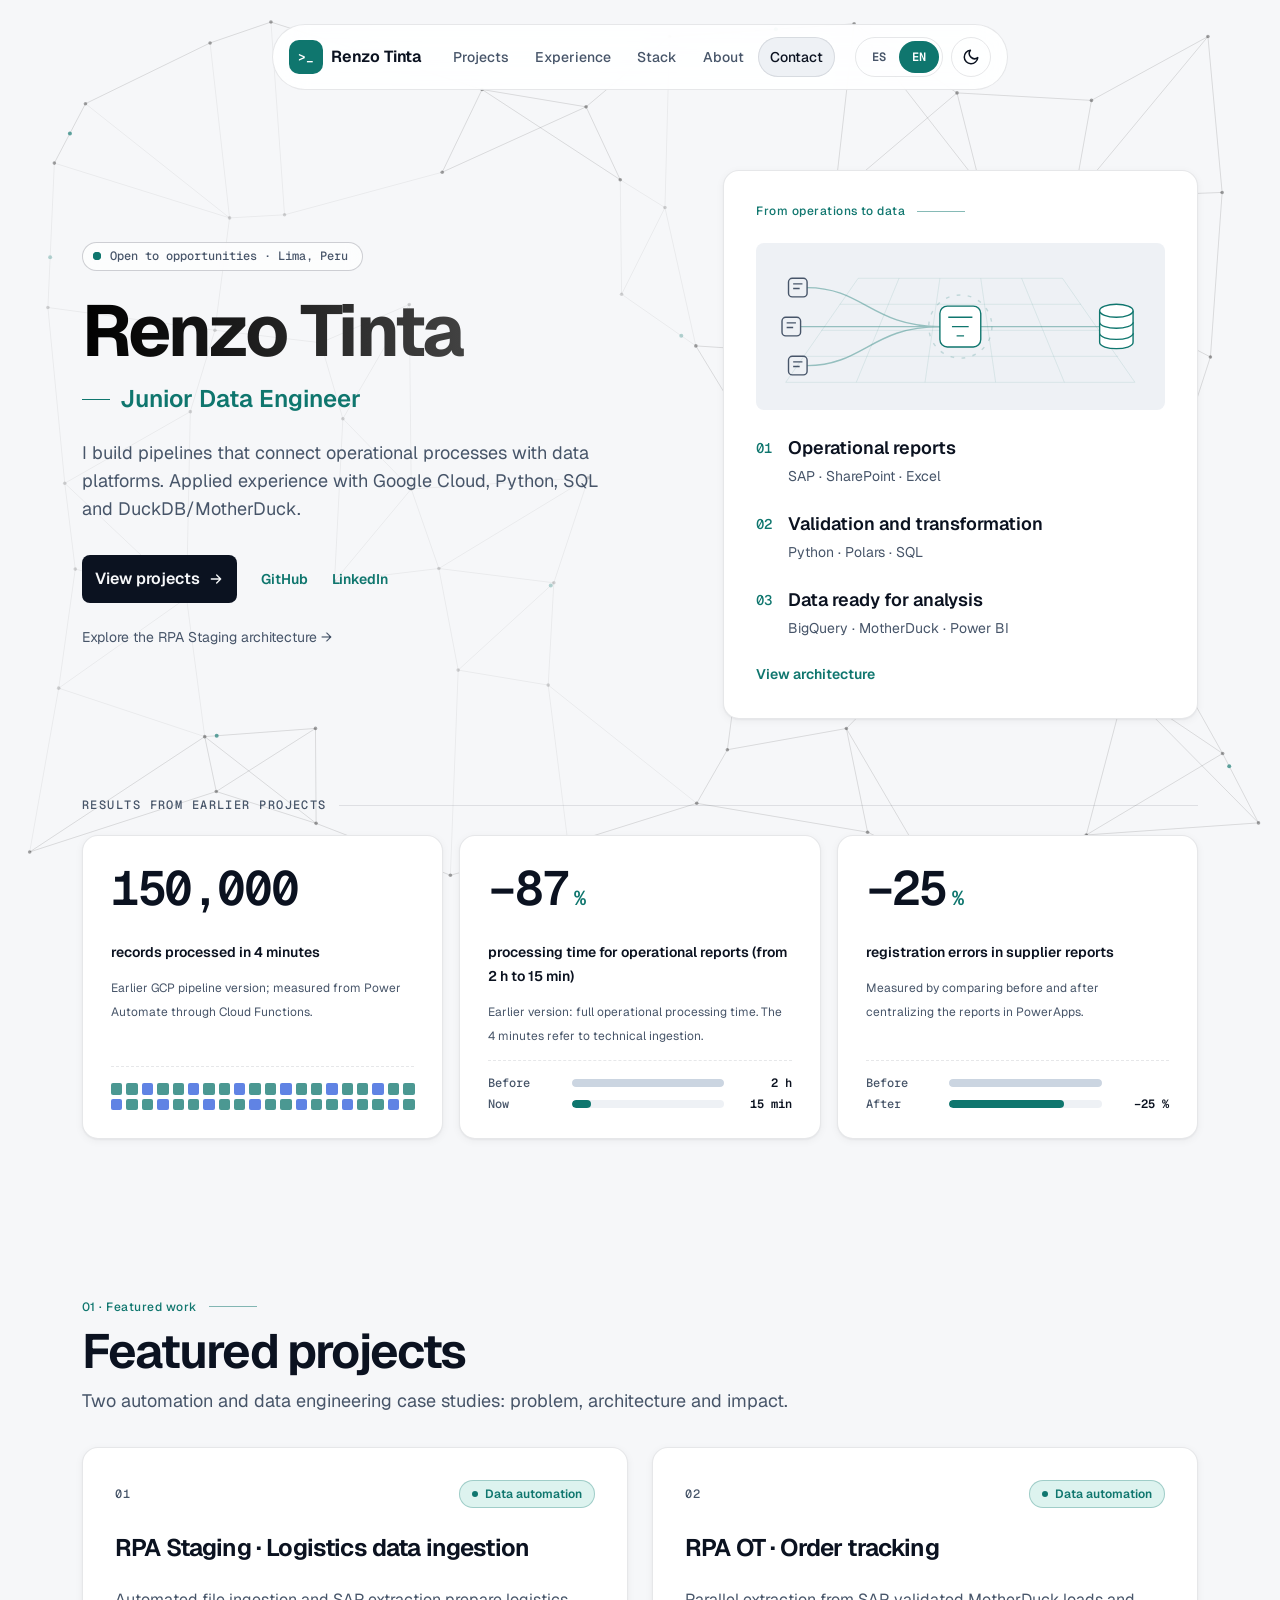
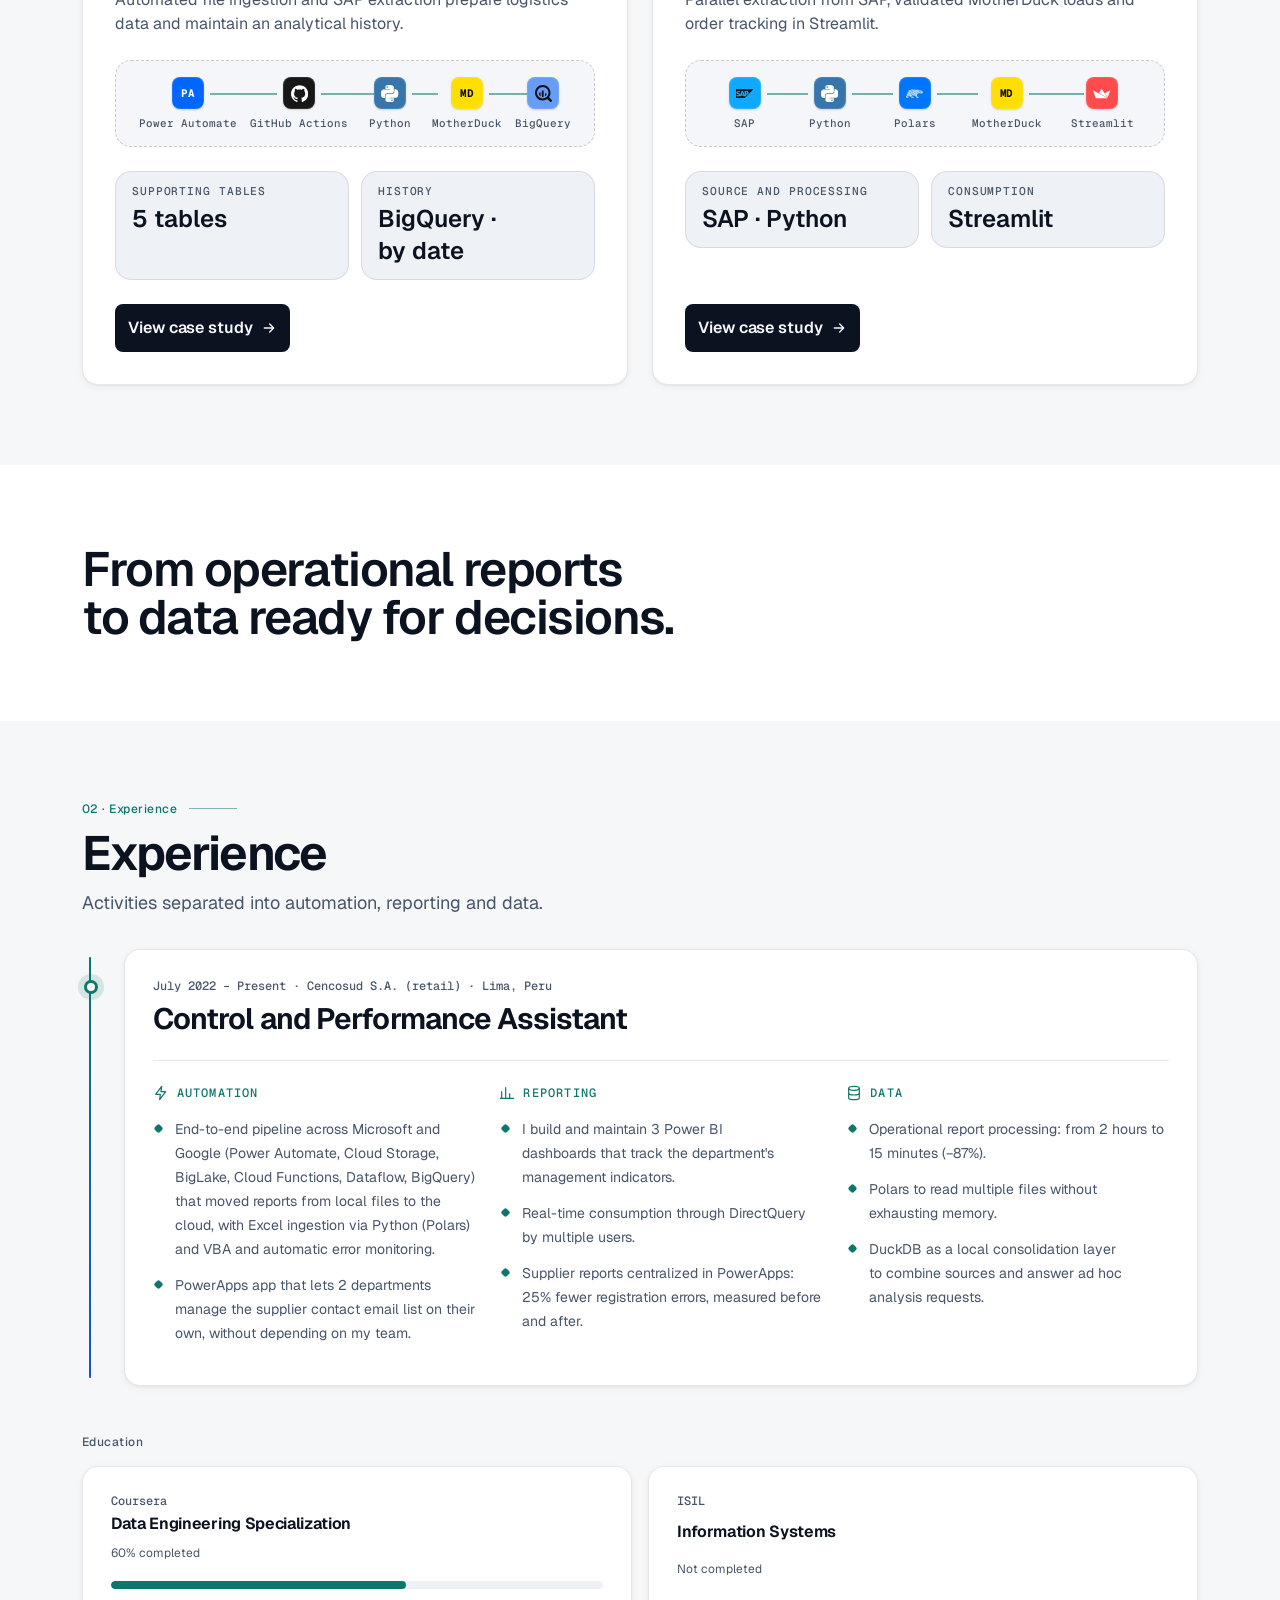
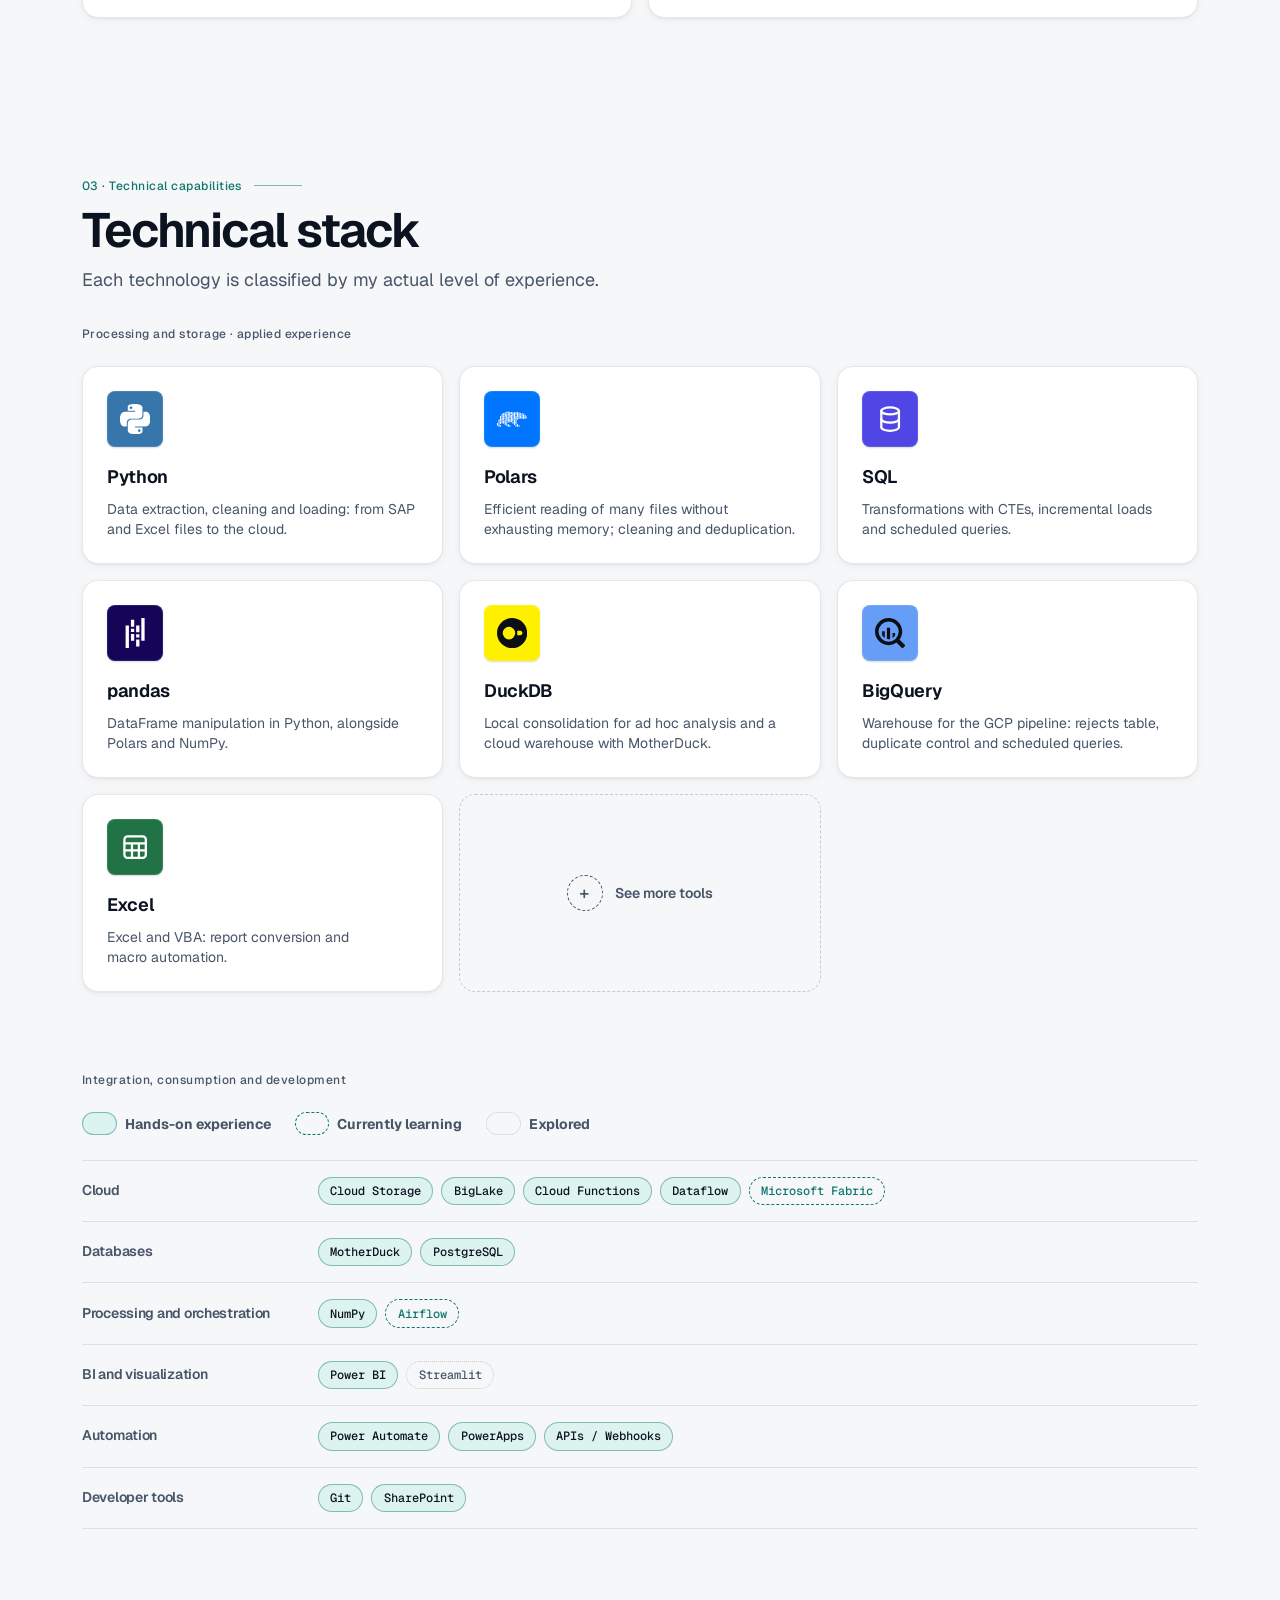
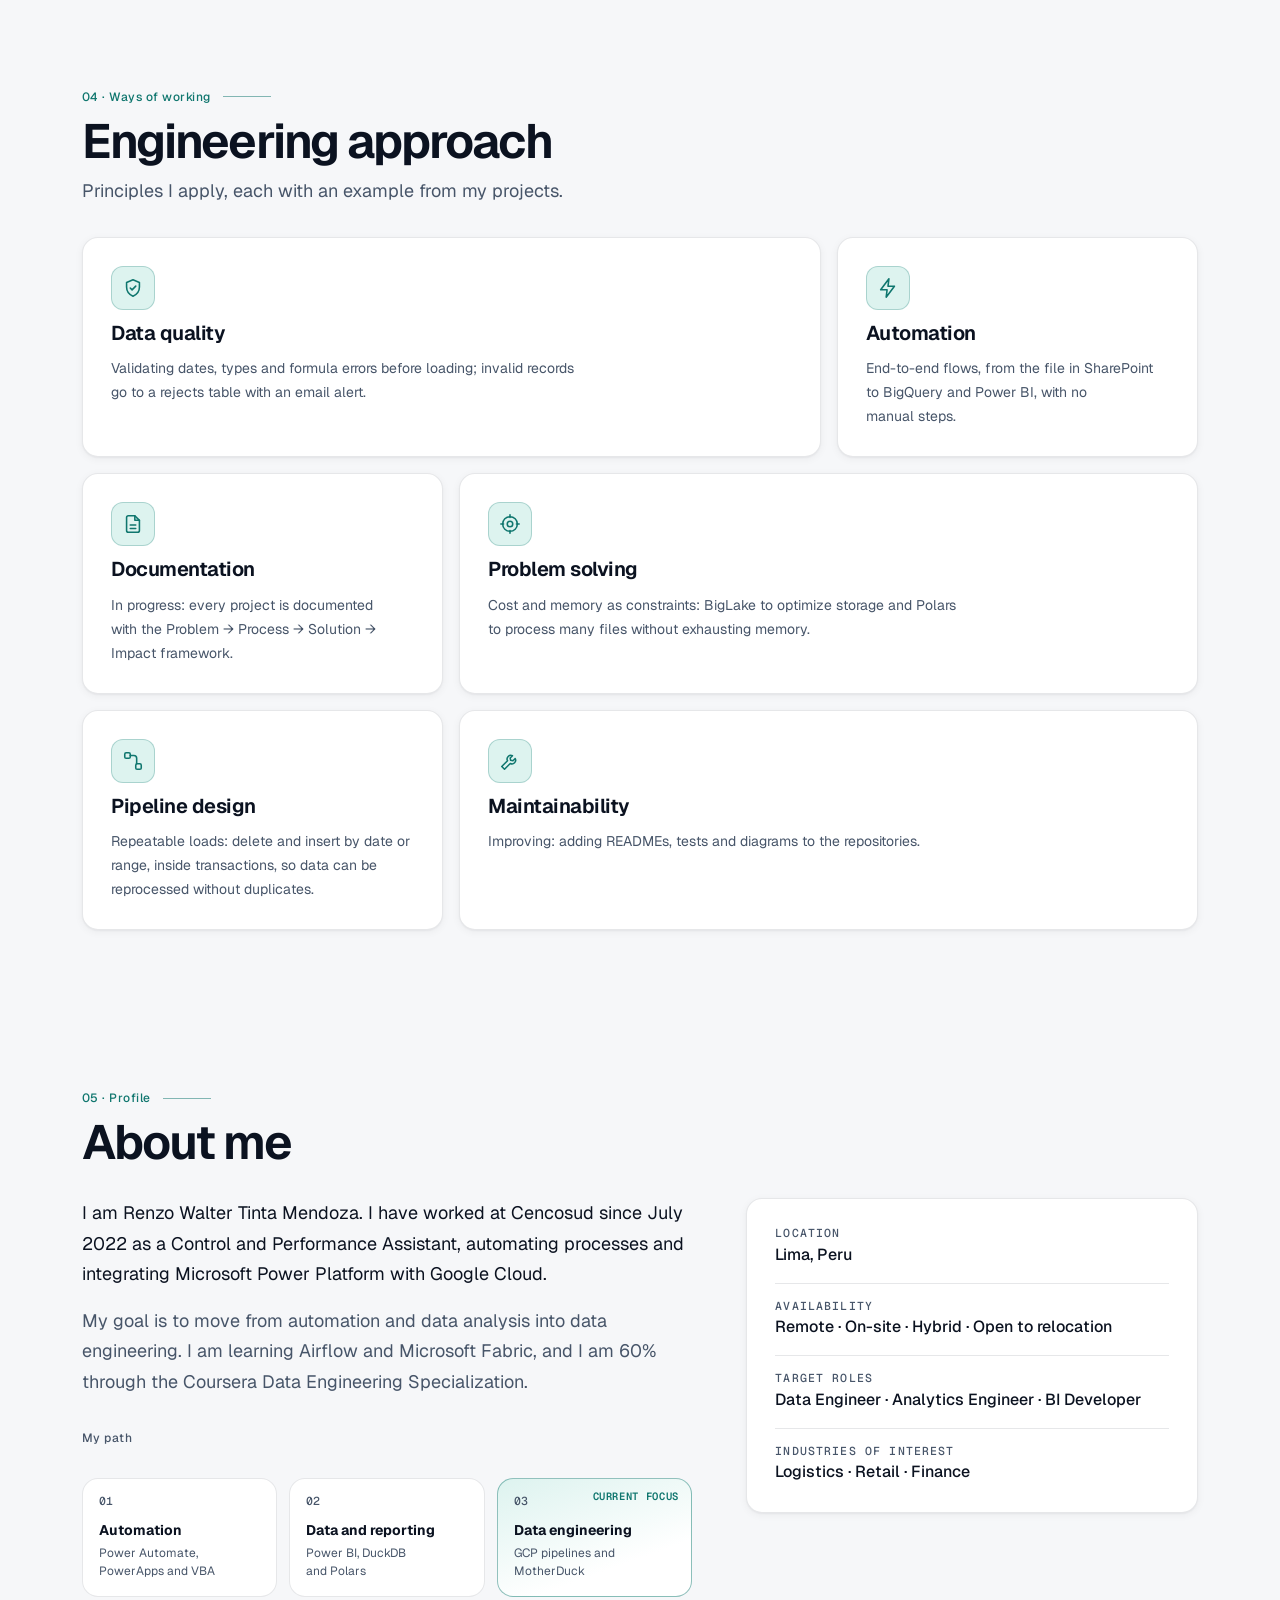
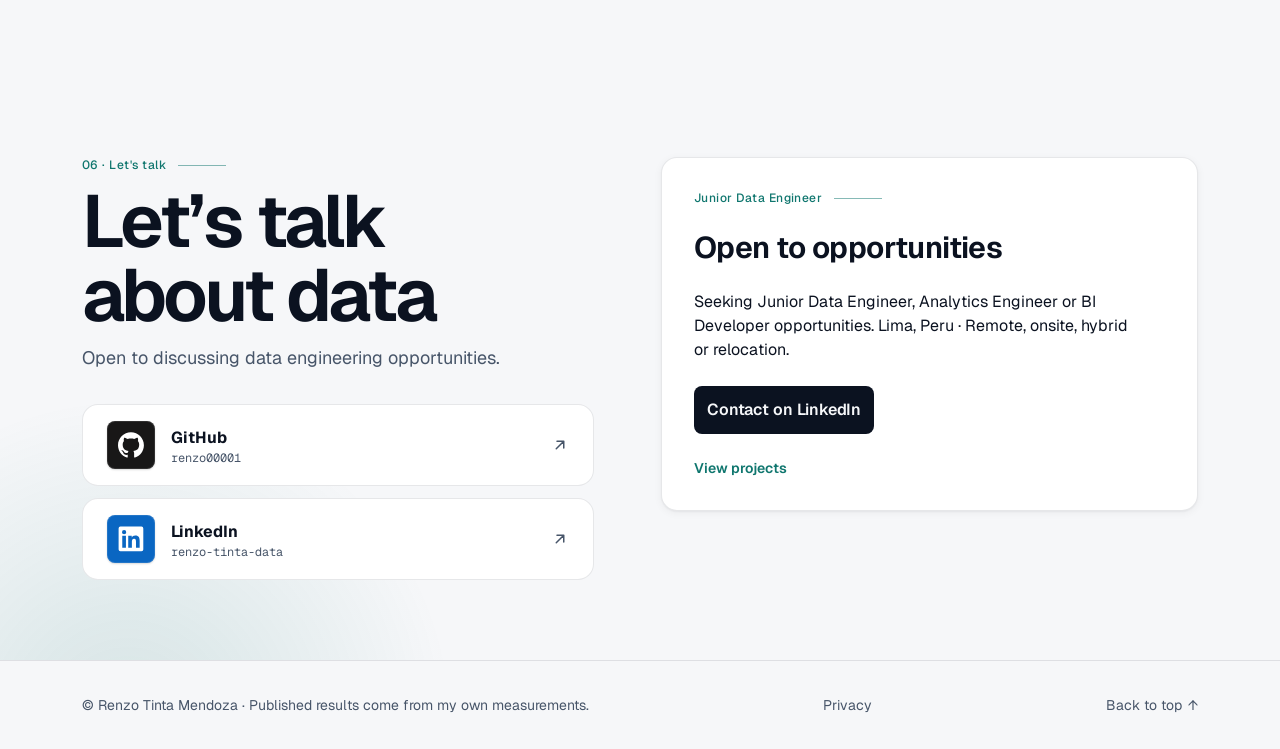
<file: index.html>
<!DOCTYPE html>
<html lang="es">
<head>
<meta charset="utf-8">
<meta name="viewport" content="width=device-width, initial-scale=1">
<title>Renzo Tinta · Junior Data Engineer</title>
<meta name="description" content="Portafolio de Renzo Tinta, Junior Data Engineer: pipelines en GCP, plataforma de datos con DuckDB/MotherDuck y automatización con Power Platform.">
<meta property="og:type" content="website">
<meta property="og:title" content="Renzo Tinta · Junior Data Engineer">
<meta property="og:description" content="Portafolio de Renzo Tinta, Junior Data Engineer: pipelines en GCP, plataforma de datos con DuckDB/MotherDuck y automatización con Power Platform.">
<meta property="og:image" content="assets/images/social-card.png">
<meta property="og:image:width" content="1200">
<meta property="og:image:height" content="630">
<meta property="og:image:alt" content="Renzo Tinta · Junior Data Engineer · Pipelines en producción">
<meta name="twitter:card" content="summary_large_image">
<meta name="color-scheme" content="light dark">
<meta name="theme-color" content="#181818" media="(prefers-color-scheme: dark)">
<meta name="theme-color" content="#F6F7F9" media="(prefers-color-scheme: light)">
<script>
  (function () {
    var d = document.documentElement; d.classList.add("js");
    try { var t = localStorage.getItem("theme"); if (t === "light" || t === "dark") d.dataset.theme = t; } catch (e) {}
    if (!matchMedia("(prefers-reduced-motion: reduce)").matches) {
      d.classList.add("motion");
      setTimeout(function () { if (!window.__motionReady) d.classList.remove("motion"); }, 2500);
    }
  })();
</script>
<link rel="icon" href="data:image/svg+xml,%3Csvg xmlns='http://www.w3.org/2000/svg' viewBox='0 0 32 32'%3E%3Crect width='32' height='32' rx='9' fill='%230F766E'/%3E%3Ctext x='16' y='21' text-anchor='middle' font-family='monospace' font-size='14' font-weight='700' fill='white'%3E%3E_%3C/text%3E%3C/svg%3E">
<link rel="preconnect" href="https://fonts.googleapis.com">
<link rel="preconnect" href="https://fonts.gstatic.com" crossorigin>
<link rel="stylesheet" href="https://fonts.googleapis.com/css2?family=Geist:wght@400..700&family=Geist+Mono:wght@400..600&display=swap">
<link rel="stylesheet" href="assets/css/styles.css">
<link rel="stylesheet" href="assets/css/refinements.css">
<link rel="stylesheet" href="assets/css/data-motion.css">
<link rel="stylesheet" href="assets/css/ambient-network.css">
</head>
<body>
<a class="skip-link" href="#main" data-i18n="skip">Saltar al contenido</a>
<div class="progress" aria-hidden="true"><span></span></div>

<header class="site-header" id="site-header">
  <div class="container header-inner">
    <a class="brand" href="#top"><span class="brand-mark" aria-hidden="true">&gt;_</span><span data-i18n="brand">Renzo Tinta</span></a>
    <nav class="nav" id="site-nav" aria-label="Principal" data-i18n-aria="nav_label" data-spy>
      <span class="nav-indicator" aria-hidden="true"></span>
      <a href="#projects" data-i18n="nav_projects">Proyectos</a>
      <a href="#experience" data-i18n="nav_experience">Experiencia</a>
      <a href="#stack" data-i18n="nav_stack">Stack</a>
      <a href="#about" data-i18n="nav_about">Sobre mí</a>
      <a href="#contact" data-i18n="nav_contact">Contacto</a>
    </nav>
    <div class="controls">
      <div class="seg" role="group" aria-label="Idioma" data-i18n-aria="lang_label" data-active="es">
        <span class="seg-thumb" aria-hidden="true"></span>
        <button type="button" data-lang="es" aria-pressed="true" lang="es">ES</button>
        <button type="button" data-lang="en" aria-pressed="false" lang="en">EN</button>
      </div>
      <button type="button" class="icon-btn theme-btn" id="theme" aria-label="Cambiar tema" data-i18n-aria="theme_label">
        <svg class="i-sun" width="18" height="18" viewBox="0 0 24 24" fill="none" stroke="currentColor" stroke-width="2" stroke-linecap="round" aria-hidden="true"><circle cx="12" cy="12" r="4"/><path d="M12 2v2M12 20v2M4.9 4.9l1.4 1.4M17.7 17.7l1.4 1.4M2 12h2M20 12h2M4.9 19.1l1.4-1.4M17.7 6.3l1.4-1.4"/></svg>
        <svg class="i-moon" width="18" height="18" viewBox="0 0 24 24" fill="none" stroke="currentColor" stroke-width="2" stroke-linecap="round" stroke-linejoin="round" aria-hidden="true"><path d="M21 12.8A9 9 0 1 1 11.2 3a7 7 0 0 0 9.8 9.8z"/></svg>
      </button>
      <button type="button" class="icon-btn menu-btn" id="menu-btn" aria-expanded="false" aria-controls="site-nav" aria-label="Abrir menú"><span aria-hidden="true"></span></button>
    </div>
  </div>
</header>

<main id="main">

  <!-- HERO -->
  <section class="hero" id="top" aria-labelledby="hero-title">
    <div class="hero-grid-bg" aria-hidden="true"></div>
    <div class="container hero-inner">
      <div class="hero-copy">
        <p class="status-pill" data-reveal="hero"><span class="pulse" aria-hidden="true"></span><span data-i18n="hero_status">Abierto a oportunidades · Lima, Perú</span></p>
        <h1 class="hero-title" id="hero-title" data-i18n="hero_name">Renzo Tinta</h1>
        <p class="hero-role" data-reveal="hero"><span class="role-tag" data-i18n="hero_role">Junior Data Engineer</span></p>
        <p class="hero-lead" data-reveal="hero" data-i18n="hero_lead">Construyo pipelines que conectan procesos operativos con plataformas de datos. Experiencia aplicada en Google Cloud, Python, SQL y DuckDB/MotherDuck.</p>
        <div class="hero-actions" data-reveal="hero">
          <a class="btn btn--primary" href="#projects" ><span data-i18n="cta_projects">Ver proyectos</span><svg class="arrow" viewBox="0 0 24 24" fill="none" stroke="currentColor" stroke-width="2" stroke-linecap="round" stroke-linejoin="round" aria-hidden="true"><path d="M5 12h14M13 6l6 6-6 6"/></svg></a>
          <a class="text-link" href="https://github.com/renzo00001" target="_blank" rel="noopener"><span class="tile tile--xs" data-icon="github"></span>GitHub</a>
          <a class="text-link" href="https://www.linkedin.com/in/renzo-tinta-data/" target="_blank" rel="noopener"><span class="tile tile--xs" data-icon="linkedin"></span>LinkedIn</a>
        </div>
        <a class="hero-proof" href="projects/gcp-pipeline.html#architecture" data-i18n="hero_proof">Explorar la arquitectura de RPA Staging →</a>
      </div>

      <div class="pipeline-preview card" data-reveal="hero">
        <p class="section-index" data-i18n="visual_label">De la operación al dato</p>
        <ol class="preview-steps">
          <li><span class="preview-number">01</span><div><strong data-i18n="visual_input">Reportes operativos</strong><p>SAP · SharePoint · Excel</p></div></li>
          <li><span class="preview-number">02</span><div><strong data-i18n="visual_process">Validación y transformación</strong><p>Python · Polars · SQL</p></div></li>
          <li><span class="preview-number">03</span><div><strong data-i18n="visual_output">Datos listos para analizar</strong><p>BigQuery · MotherDuck · Power BI</p></div></li>
        </ol>
        <a class="text-link" href="projects/gcp-pipeline.html" data-i18n="p_arch">Ver arquitectura</a>
      </div>
    </div>
    <a class="scroll-cue" href="#results"><span data-i18n="scroll_cue">Explorar</span><i aria-hidden="true"></i></a>
  </section>

  <!-- RESULTADOS DE PROYECTOS ANTERIORES -->
  <section class="kpis" id="results" aria-labelledby="kpis-title">
    <div class="container">
      <h2 class="kpis-head" id="kpis-title" data-i18n="kpi_label">Resultados de proyectos anteriores</h2>
      <div class="kpi-grid" data-stagger>
        <article class="card kpi" >
          <p class="kpi-num"><span class="sr-only">150,000</span><span data-count="150000" aria-hidden="true">150,000</span></p>
          <p class="kpi-label" data-i18n="kpi1_l">registros procesados en 4 minutos</p>
          <p class="kpi-note" data-i18n="kpi1_c">Versión anterior del pipeline en GCP; medido desde Power Automate hasta el fin en Cloud Functions.</p>
          <div class="kpi-viz" aria-hidden="true">
            <div class="dots"><i></i><i></i><i></i><i></i><i></i><i></i><i></i><i></i><i></i><i></i><i></i><i></i><i></i><i></i><i></i><i></i><i></i><i></i><i></i><i></i><i></i><i></i><i></i><i></i><i></i><i></i><i></i><i></i><i></i><i></i><i></i><i></i><i></i><i></i><i></i><i></i><i></i><i></i><i></i><i></i></div>
          </div>
        </article>
        <article class="card kpi" >
          <p class="kpi-num">−87<small>%</small></p>
          <p class="kpi-label" data-i18n="kpi2_l">tiempo de procesamiento de reportes operativos (de 2 h a 15 min)</p>
          <p class="kpi-note" data-i18n="kpi2_c">Versión anterior: tiempo del proceso operativo completo. Los 4 minutos corresponden al tramo técnico de ingesta.</p>
          <div class="kpi-viz" aria-hidden="true">
            <div class="bar-row"><span data-i18n="kpi_before">Antes</span><span class="bar"><i style="--w:100%" data-bar></i></span><b>2 h</b></div>
            <div class="bar-row"><span data-i18n="kpi_now">Ahora</span><span class="bar bar--accent"><i style="--w:12.5%" data-bar data-delay=".25"></i></span><b>15 min</b></div>
          </div>
        </article>
        <article class="card kpi" >
          <p class="kpi-num">−25<small>%</small></p>
          <p class="kpi-label" data-i18n="kpi3_l">errores de registro en reportes de proveedores</p>
          <p class="kpi-note" data-i18n="kpi3_c">Medido comparando antes y después de centralizar los reportes en PowerApps.</p>
          <div class="kpi-viz" aria-hidden="true">
            <div class="bar-row"><span data-i18n="kpi_before">Antes</span><span class="bar"><i style="--w:100%" data-bar></i></span><b></b></div>
            <div class="bar-row"><span data-i18n="kpi_after">Después</span><span class="bar bar--accent"><i style="--w:75%" data-bar data-delay=".25"></i></span><b>−25 %</b></div>
          </div>
        </article>
      </div>
    </div>
  </section>

  <!-- 03 PROYECTOS -->
  <section class="section" id="projects" aria-labelledby="projects-title">
    <div class="container">
      <header class="section-head" data-reveal>
        <p class="section-index" data-i18n="proj_eyebrow">01 · Trabajo destacado</p>
        <h2 id="projects-title" data-i18n="proj_title">Proyectos destacados</h2>
        <p data-i18n="proj_intro">Dos casos de automatización e ingeniería de datos: problema, arquitectura e impacto.</p>
      </header>
      <div class="projects-grid" data-stagger>
        <article class="card project-card" aria-labelledby="pa-title"><div class="project-top"><span class="project-index">01</span><span class="badge badge--ok" data-i18n="project_tag">Automatización de datos</span></div><h3 id="pa-title"><a href="projects/gcp-pipeline.html" data-i18n="pa_title">RPA Staging · Ingesta y datos logísticos</a></h3><p data-i18n="pa_sum">Ingesta automática de archivos y extracción SAP para preparar datos logísticos y conservar un histórico analítico.</p><ol class="chain" aria-label="Flujo del proyecto" data-i18n-aria="pa_chain_label"><li><span class="tile tile--sm" data-icon="powerautomate"></span><span class="chain-label">Power Automate</span></li><li><span class="tile tile--sm" data-icon="github"></span><span class="chain-label">GitHub Actions</span></li><li><span class="tile tile--sm" data-icon="python"></span><span class="chain-label">Python</span></li><li><span class="tile tile--sm" data-icon="motherduck"></span><span class="chain-label">MotherDuck</span></li><li><span class="tile tile--sm" data-icon="bigquery"></span><span class="chain-label">BigQuery</span></li></ol><dl class="project-metrics"><div><dt data-i18n="pa_m1_t">Tablas de soporte</dt><dd data-i18n="pa_m1_v">5 tablas</dd></div><div><dt data-i18n="pa_m2_t">Histórico</dt><dd data-i18n="pa_m2_v">BigQuery · por fecha</dd></div></dl><a class="btn btn--primary" href="projects/gcp-pipeline.html"><span data-i18n="p_case">Ver caso de estudio</span><svg class="arrow" viewBox="0 0 24 24" fill="none" stroke="currentColor" stroke-width="2" stroke-linecap="round" stroke-linejoin="round" aria-hidden="true"><path d="M5 12h14M13 6l6 6-6 6"/></svg></a></article>

        <article class="card project-card" aria-labelledby="pb-title"><div class="project-top"><span class="project-index">02</span><span class="badge badge--ok" data-i18n="project_tag">Automatización de datos</span></div><h3 id="pb-title"><a href="projects/sap-motherduck-pipeline.html" data-i18n="pb_title">RPA OT · Seguimiento de órdenes</a></h3><p data-i18n="pb_sum">Extracción paralela desde SAP, cargas validadas en MotherDuck y seguimiento de órdenes en Streamlit.</p><ol class="chain" aria-label="Flujo del proyecto" data-i18n-aria="pa_chain_label"><li><span class="tile tile--sm" data-icon="sap"></span><span class="chain-label">SAP</span></li><li><span class="tile tile--sm" data-icon="python"></span><span class="chain-label">Python</span></li><li><span class="tile tile--sm" data-icon="polars"></span><span class="chain-label">Polars</span></li><li><span class="tile tile--sm" data-icon="motherduck"></span><span class="chain-label">MotherDuck</span></li><li><span class="tile tile--sm" data-icon="streamlit"></span><span class="chain-label">Streamlit</span></li></ol><dl class="project-metrics"><div><dt data-i18n="pb_m1_t">Origen y procesamiento</dt><dd data-i18n="pb_m1_v">SAP · Python</dd></div><div><dt data-i18n="pb_m2_t">Consumo</dt><dd data-i18n="pb_m2_v">Streamlit</dd></div></dl><a class="btn btn--primary" href="projects/sap-motherduck-pipeline.html"><span data-i18n="p_case">Ver caso de estudio</span><svg class="arrow" viewBox="0 0 24 24" fill="none" stroke="currentColor" stroke-width="2" stroke-linecap="round" stroke-linejoin="round" aria-hidden="true"><path d="M5 12h14M13 6l6 6-6 6"/></svg></a></article>
      </div>
    </div>
  </section>

  <section class="tagline-section section" aria-label="Enfoque">
    <div class="container"><p class="tagline"><span data-i18n="tagline_a">Del reporte operativo</span><br><span data-i18n="tagline_b">a datos listos para decidir.</span></p></div>
  </section>
  <!-- 05 EXPERIENCIA -->
  <section class="section" id="experience" aria-labelledby="exp-title">
    <div class="container">
      <header class="section-head" data-reveal>
        <p class="section-index" data-i18n="exp_eyebrow">02 · Trayectoria</p>
        <h2 id="exp-title" data-i18n="exp_title">Experiencia</h2>
        <p data-i18n="exp_intro">Actividades separadas en automatización, reporting y datos.</p>
      </header>
      <div class="timeline" data-timeline>
        <span class="timeline-track" aria-hidden="true"><span class="timeline-fill"></span></span>
        <article class="card tl-item" data-reveal>
          <header class="tl-head">
            <div>
              <p class="tl-meta" data-i18n="exp_meta">Julio 2022 – Presente · Cencosud S.A. (retail) · Lima, Perú</p>
              <h3 data-i18n="exp_role">Auxiliar de Control y Desempeño</h3>
            </div>
          </header>
          <div class="tl-cols">
            <div><h4><svg viewBox="0 0 24 24" aria-hidden="true"><path d="M13 2 4 14h7l-1 8 9-12h-7l1-8z"/></svg><span data-i18n="exp_auto">Automatización</span></h4>
              <ul class="bullets">
                <li data-i18n="exp_a1">Pipeline end-to-end entre Microsoft y Google (Power Automate, Cloud Storage, BigLake, Cloud Functions, Dataflow, BigQuery) que migró reportes de archivos locales a la nube, con ingesta de Excel vía Python (Polars) y VBA y monitoreo automático de errores.</li>
                <li data-i18n="exp_a2">App en PowerApps para que 2 áreas gestionen la lista de correos de contacto por proveedor sin depender de mi equipo.</li>
              </ul></div>
            <div><h4><svg viewBox="0 0 24 24" aria-hidden="true"><path d="M4 20V10M10 20V4M16 20v-7M22 20H2"/></svg><span data-i18n="exp_report">Reporting</span></h4>
              <ul class="bullets">
                <li data-i18n="exp_r1">Desarrollo y mantengo 3 dashboards de Power BI para el seguimiento de indicadores de gestión del área.</li>
                <li data-i18n="exp_r2">Consumo en tiempo real vía DirectQuery por múltiples usuarios.</li>
                <li data-i18n="exp_r3">Reportes de proveedores centralizados en PowerApps: −25 % de errores de registro, medido antes y después.</li>
              </ul></div>
            <div><h4><svg viewBox="0 0 24 24" aria-hidden="true"><ellipse cx="12" cy="5" rx="8" ry="3"/><path d="M4 5v14c0 1.7 3.6 3 8 3s8-1.3 8-3V5M4 12c0 1.7 3.6 3 8 3s8-1.3 8-3"/></svg><span data-i18n="exp_data">Datos</span></h4>
              <ul class="bullets">
                <li data-i18n="exp_d1">Procesamiento de reportes operativos: de 2 horas a 15 minutos (−87 %).</li>
                <li data-i18n="exp_d2">Polars para leer múltiples archivos sin saturar memoria.</li>
                <li data-i18n="exp_d3">DuckDB como capa de consolidación local para cruzar fuentes y resolver análisis ad hoc.</li>
              </ul></div>
          </div>
        </article>
      </div>

      <div class="edu" data-stagger>
        <h3 class="sub-head edu-title" data-i18n="edu_title">Formación</h3>
        <article class="card">
          <span class="who">Coursera</span>
          <h4 data-i18n="edu1">Especialización en Ingeniería de Datos</h4>
          <span class="state" data-i18n="edu1s">60 % completado</span>
          <span class="bar bar--accent" aria-hidden="true"><i style="--w:60%" data-bar></i></span>
        </article>
        <article class="card">
          <span class="who">ISIL</span>
          <h4 data-i18n="edu2">Sistemas de Información</h4>
          <span class="state" data-i18n="edu2s">No culminado</span>
        </article>
      </div>
    </div>
  </section>

  <!-- 02 STACK -->
  <section class="section" id="stack" aria-labelledby="stack-title">
    <div class="container">
      <header class="section-head" data-reveal>
        <p class="section-index" data-i18n="stack_eyebrow">03 · Capacidades técnicas</p>
        <h2 id="stack-title" data-i18n="stack_title">Stack técnico</h2>
        <p data-i18n="stack_intro">Cada tecnología se clasifica según el nivel de experiencia real.</p>
      </header>

      <h3 class="sub-head" data-i18n="core_title">Procesamiento y almacenamiento · práctica real</h3>
      <ul class="core-grid" data-stagger>
        <li class="card core-item"  ><div class="core-inner"><span class="tile tile--lg" data-icon="python"></span><h4>Python</h4><p data-i18n="core_python">Extracción, limpieza y carga de datos: desde SAP y archivos Excel hasta la nube.</p></div></li>
        <li class="card core-item"  ><div class="core-inner"><span class="tile tile--lg" data-icon="polars"></span><h4>Polars</h4><p data-i18n="core_polars">Lectura eficiente de múltiples archivos sin saturar memoria; limpieza y deduplicación.</p></div></li>
        <li class="card core-item"  ><div class="core-inner"><span class="tile tile--lg" data-icon="sql"></span><h4>SQL</h4><p data-i18n="core_sql">Transformaciones con CTEs, cargas incrementales y consultas programadas.</p></div></li>
        <li class="card core-item"  ><div class="core-inner"><span class="tile tile--lg" data-icon="pandas"></span><h4>pandas</h4><p data-i18n="core_pandas">Manipulación de DataFrames en Python, junto a Polars y NumPy.</p></div></li>
        <li class="card core-item"  ><div class="core-inner"><span class="tile tile--lg" data-icon="duckdb"></span><h4>DuckDB</h4><p data-i18n="core_duckdb">Consolidación local para análisis ad hoc y almacén en la nube con MotherDuck.</p></div></li>
        <li class="card core-item"  ><div class="core-inner"><span class="tile tile--lg" data-icon="bigquery"></span><h4>BigQuery</h4><p data-i18n="core_bigquery">Almacén del pipeline en GCP: tabla de rechazos, control de duplicados y consultas programadas.</p></div></li>
        <li class="card core-item"  ><div class="core-inner"><span class="tile tile--lg" data-icon="excel"></span><h4>Excel</h4><p data-i18n="core_excel">Excel y VBA: conversión de reportes y automatización con macros.</p></div></li>
        <li class="card core-item core-more"><a href="#more-tools"><span class="core-more-plus" aria-hidden="true">+</span><span data-i18n="core_more">Ver más herramientas</span></a></li>
      </ul>

      <h3 class="sub-head" id="more-tools" data-i18n="eco_title">Integración, consumo y desarrollo</h3>
      <div class="legend" aria-label="Leyenda" data-i18n-aria="legend_label">
        <span><i class="chip chip--practice" aria-hidden="true">&nbsp;</i> <b data-i18n="lg_practice">Práctica real</b></span>
        <span><i class="chip chip--learning" aria-hidden="true">&nbsp;</i> <b data-i18n="lg_learning">En aprendizaje</b></span>
        <span><i class="chip chip--explored" aria-hidden="true">&nbsp;</i> <b data-i18n="lg_explored">Explorada</b></span>
      </div>
      <div class="eco" data-stagger>
        <div class="eco-row"><h4 data-i18n="cat_cloud">Cloud</h4>
          <div class="chips"><span class="chip chip--practice">Cloud Storage</span><span class="chip chip--practice">BigLake</span><span class="chip chip--practice">Cloud Functions</span><span class="chip chip--practice">Dataflow</span><span class="chip chip--learning">Microsoft Fabric</span></div></div>
        <div class="eco-row"><h4 data-i18n="cat_db">Bases de datos</h4>
          <div class="chips"><span class="chip chip--practice">MotherDuck</span><span class="chip chip--practice">PostgreSQL</span></div></div>
        <div class="eco-row"><h4 data-i18n="cat_proc">Procesamiento y orquestación</h4>
          <div class="chips"><span class="chip chip--practice">NumPy</span><span class="chip chip--learning">Airflow</span></div></div>
        <div class="eco-row"><h4 data-i18n="cat_bi">BI y visualización</h4>
          <div class="chips"><span class="chip chip--practice">Power BI</span><span class="chip chip--explored">Streamlit</span></div></div>
        <div class="eco-row"><h4 data-i18n="cat_auto">Automatización</h4>
          <div class="chips"><span class="chip chip--practice">Power Automate</span><span class="chip chip--practice">PowerApps</span><span class="chip chip--practice">APIs / Webhooks</span></div></div>
        <div class="eco-row"><h4 data-i18n="cat_dev">Herramientas de desarrollo</h4>
          <div class="chips"><span class="chip chip--practice">Git</span><span class="chip chip--practice">SharePoint</span></div></div>
      </div>
    </div>
  </section>

  <!-- 04 ENFOQUE -->
  <section class="section" id="approach" aria-labelledby="approach-title">
    <div class="container">
      <header class="section-head" data-reveal>
        <p class="section-index" data-i18n="ap_eyebrow">04 · Forma de trabajar</p>
        <h2 id="approach-title" data-i18n="ap_title">Enfoque de ingeniería</h2>
        <p data-i18n="ap_intro">Principios que aplico, cada uno con un ejemplo de mis proyectos.</p>
      </header>
      <div class="bento" data-stagger>
        <article class="card" >
          <span class="glyph" aria-hidden="true"><svg viewBox="0 0 24 24"><path pathLength="100" d="M12 3l7 3v5c0 4.5-3 8.3-7 10-4-1.7-7-5.5-7-10V6l7-3z"/><path pathLength="100" d="M9 12l2 2 4-4"/></svg></span>
          <h3 data-i18n="ap1">Calidad de datos</h3><p data-i18n="ap1d">Validación de fechas, tipos y errores de fórmulas antes de cargar; los registros inválidos van a una tabla de rechazos con aviso por correo.</p>
        </article>
        <article class="card" >
          <span class="glyph" aria-hidden="true"><svg viewBox="0 0 24 24"><path pathLength="100" d="M13 2 4 14h7l-1 8 9-12h-7l1-8z"/></svg></span>
          <h3 data-i18n="ap2">Automatización</h3><p data-i18n="ap2d">Flujos de punta a punta, del archivo en SharePoint hasta BigQuery y Power BI, sin pasos manuales.</p>
        </article>
        <article class="card" >
          <span class="glyph" aria-hidden="true"><svg viewBox="0 0 24 24"><path pathLength="100" d="M14 3H7a2 2 0 0 0-2 2v14a2 2 0 0 0 2 2h10a2 2 0 0 0 2-2V8l-5-5z"/><path pathLength="100" d="M14 3v5h5M9 13h6M9 17h6"/></svg></span>
          <h3 data-i18n="ap3">Documentación</h3><p data-i18n="ap3d">En progreso: cada proyecto se documenta con el marco Problema → Proceso → Solución → Impacto.</p>
        </article>
        <article class="card" >
          <span class="glyph" aria-hidden="true"><svg viewBox="0 0 24 24"><circle pathLength="100" cx="12" cy="12" r="8"/><circle pathLength="100" cx="12" cy="12" r="3"/><path pathLength="100" d="M12 2v3M12 19v3M2 12h3M19 12h3"/></svg></span>
          <h3 data-i18n="ap4">Resolución de problemas</h3><p data-i18n="ap4d">Costo y memoria como restricciones: BigLake para optimizar el almacenamiento y Polars para procesar varios archivos sin saturar memoria.</p>
        </article>
        <article class="card" >
          <span class="glyph" aria-hidden="true"><svg viewBox="0 0 24 24"><rect pathLength="100" x="3" y="3" width="6" height="6" rx="1.5"/><rect pathLength="100" x="15" y="15" width="6" height="6" rx="1.5"/><path pathLength="100" d="M9 6h4a3 3 0 0 1 3 3v6"/></svg></span>
          <h3 data-i18n="ap5">Diseño de pipelines</h3><p data-i18n="ap5d">Cargas repetibles: borrar e insertar por fecha o rango, dentro de transacciones, para poder reprocesar sin duplicar.</p>
        </article>
        <article class="card" >
          <span class="glyph" aria-hidden="true"><svg viewBox="0 0 24 24"><path pathLength="100" d="M14.7 6.3a4 4 0 0 0-5.4 5.4L3 18l3 3 6.3-6.3a4 4 0 0 0 5.4-5.4l-2.5 2.5-2.5-.5-.5-2.5 2.5-2.5z"/></svg></span>
          <h3 data-i18n="ap6">Mantenibilidad</h3><p data-i18n="ap6d">En mejora: agregar README, pruebas y diagramas a los repositorios.</p>
        </article>
      </div>
    </div>
  </section>

  <!-- 01 SOBRE MÍ -->
  <section class="section" id="about" aria-labelledby="about-title">
    <div class="container">
      <header class="section-head" data-reveal>
        <p class="section-index" data-i18n="about_eyebrow">05 · Perfil</p>
        <h2 id="about-title" data-i18n="about_title">Sobre mí</h2>
      </header>
      <div class="about-grid">
        <div class="about-copy" data-reveal>
          <p data-i18n="about_p1">Soy Renzo Walter Tinta Mendoza. Trabajo en Cencosud desde julio de 2022 como Auxiliar de Control y Desempeño, donde automatizo procesos e integro Microsoft Power Platform con Google Cloud.</p>
          <p data-i18n="about_p2">Mi objetivo es evolucionar de la automatización y el análisis de datos hacia la ingeniería de datos. Estoy aprendiendo Airflow y Microsoft Fabric, y llevo un 60 % de la Especialización en Ingeniería de Datos de Coursera.</p>
          <h3 class="sub-head" style="margin-top: var(--s-6)" data-i18n="evo_title">Mi evolución</h3>
          <ol class="evo" data-stagger>
            <li><strong data-i18n="evo1">Automatización</strong><span data-i18n="evo1d">Power Automate, PowerApps y VBA</span></li>
            <li><strong data-i18n="evo2">Datos y reporting</strong><span data-i18n="evo2d">Power BI, DuckDB y Polars</span></li>
            <li class="is-now" data-now="Enfoque actual" data-i18n-attr="data-now:evo_now"><strong data-i18n="evo3">Ingeniería de datos</strong><span data-i18n="evo3d">Pipelines en GCP y MotherDuck</span></li>
          </ol>
        </div>
        <dl class="facts card" data-reveal>
          <div><dt data-i18n="fact_loc">Ubicación</dt><dd data-i18n="fact_loc_v">Lima, Perú</dd></div>
          <div><dt data-i18n="fact_avail">Disponibilidad</dt><dd data-i18n="fact_avail_v">Remoto · Presencial · Híbrido · Reubicación</dd></div>
          <div><dt data-i18n="fact_target">Puestos objetivo</dt><dd data-i18n="fact_target_v">Data Engineer · Analytics Engineer · BI Developer</dd></div>
          <div><dt data-i18n="fact_sect">Sectores de interés</dt><dd data-i18n="fact_sect_v">Logística · Retail · Finanzas</dd></div>
        </dl>
      </div>
    </div>
  </section>

  <!-- 06 CONTACTO -->
  <section class="section contact" id="contact" aria-labelledby="contact-title">
    <div class="container contact-grid">
      <div>
        <header class="section-head" data-reveal>
          <p class="section-index" data-i18n="ct_eyebrow">06 · Conversemos</p>
          <h2 id="contact-title" data-i18n="ct_title">Conversemos sobre datos</h2>
          <p data-i18n="ct_intro">Abierto a conversar sobre oportunidades en ingeniería de datos.</p>
        </header>
        <ul class="contact-links" data-stagger>
          <li><a class="contact-link" href="https://github.com/renzo00001" target="_blank" rel="noopener"><span class="tile tile--md" data-icon="github"></span><span><strong>GitHub</strong><small>renzo00001</small></span><svg class="arrow" viewBox="0 0 24 24" fill="none" stroke="currentColor" stroke-width="2" stroke-linecap="round" stroke-linejoin="round" aria-hidden="true"><path d="M7 17 17 7M8 7h9v9"/></svg></a></li>
          <li><a class="contact-link" href="https://www.linkedin.com/in/renzo-tinta-data/" target="_blank" rel="noopener"><span class="tile tile--md" data-icon="linkedin"></span><span><strong>LinkedIn</strong><small>renzo-tinta-data</small></span><svg class="arrow" viewBox="0 0 24 24" fill="none" stroke="currentColor" stroke-width="2" stroke-linecap="round" stroke-linejoin="round" aria-hidden="true"><path d="M7 17 17 7M8 7h9v9"/></svg></a></li>
        </ul>
      </div>
      <aside class="contact-card card" data-reveal>
        <p class="section-index" data-i18n="hero_role">Junior Data Engineer</p>
        <h3 data-i18n="contact_card_title">Abierto a oportunidades</h3>
        <p data-i18n="contact_card_body">Busco oportunidades como Junior Data Engineer, Analytics Engineer o BI Developer. Lima, Perú · Remoto, presencial, híbrido o reubicación.</p>
        <a class="btn btn--primary" href="https://www.linkedin.com/in/renzo-tinta-data/" target="_blank" rel="noopener" data-i18n="talk">Contactar por LinkedIn</a>
        <a class="text-link" href="#projects" data-i18n="cta_projects">Ver proyectos</a>
      </aside>
    </div>
  </section>
</main>

<footer>
  <div class="container footer-inner">
    <span data-i18n="footer">© Renzo Tinta Mendoza · Los resultados publicados provienen de mediciones propias.</span>
    <a href="privacy.html" data-i18n="privacy">Privacidad</a>
    <a href="#top"><span data-i18n="back_top">Volver arriba</span> <span aria-hidden="true">↑</span></a>
  </div>
</footer>

<script src="assets/js/icons.js"></script>
<script src="assets/js/i18n/common.js"></script>
<script src="assets/js/i18n/home.js"></script>
<script src="assets/js/site.js"></script>
<script src="assets/js/page-motion.js"></script>
<script src="assets/js/ambient-network.js"></script>
<script src="assets/js/data-motion.js"></script>
</body>
</html>
</file>
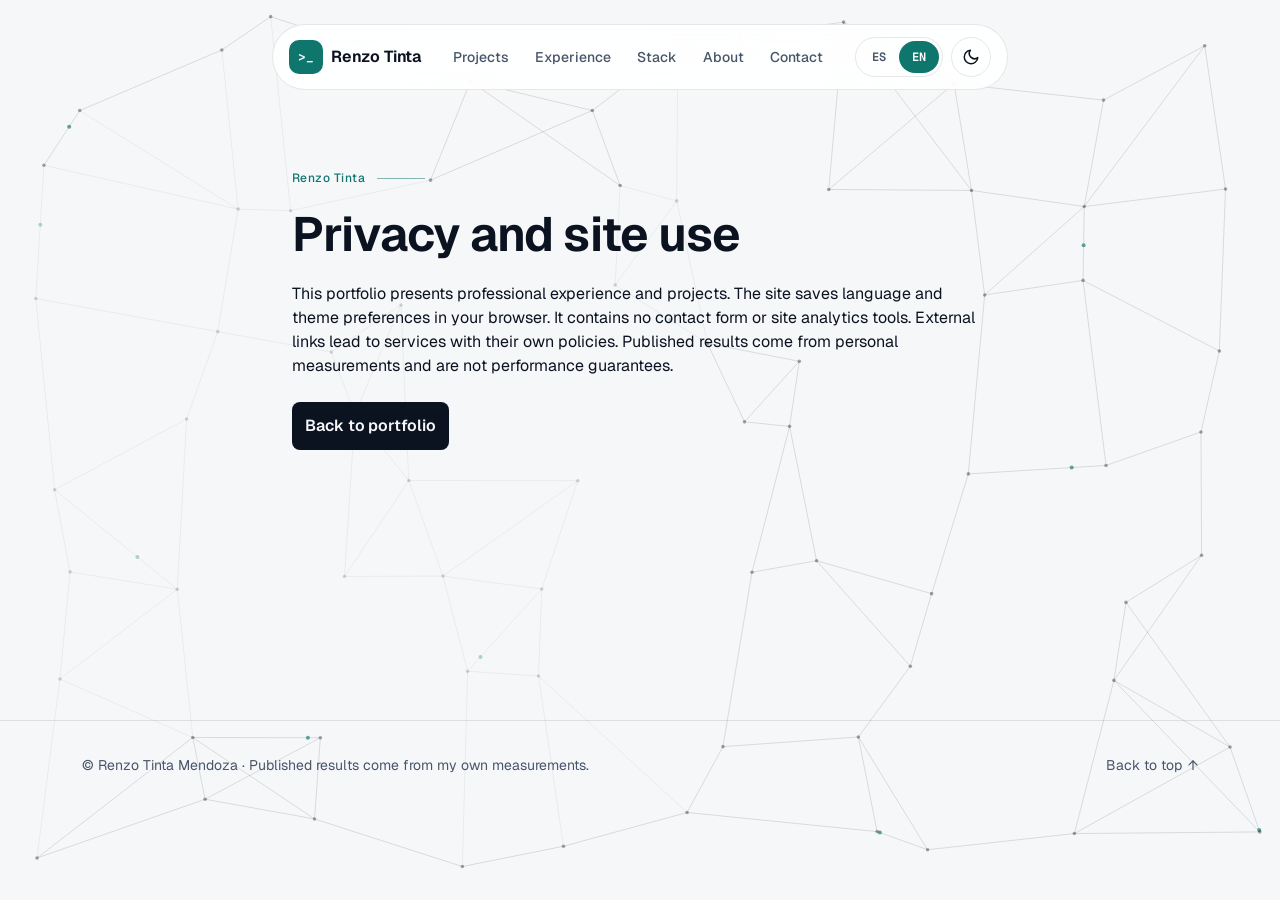
<file: privacy.html>
<!DOCTYPE html>
<html lang="es">
<head>
<meta charset="utf-8">
<meta name="viewport" content="width=device-width, initial-scale=1">
<title>Privacidad y uso del sitio · Renzo Tinta</title>
<meta name="robots" content="noindex">
<meta name="description" content="Portafolio de Renzo Tinta, Junior Data Engineer: pipelines en GCP, plataforma de datos con DuckDB/MotherDuck y automatización con Power Platform.">
<meta property="og:type" content="website">
<meta property="og:title" content="Privacidad y uso del sitio · Renzo Tinta">
<meta property="og:description" content="Portafolio de Renzo Tinta, Junior Data Engineer: pipelines en GCP, plataforma de datos con DuckDB/MotherDuck y automatización con Power Platform.">
<meta property="og:image" content="assets/images/social-card.png">
<meta property="og:image:width" content="1200">
<meta property="og:image:height" content="630">
<meta property="og:image:alt" content="Renzo Tinta · Junior Data Engineer · Pipelines en producción">
<meta name="twitter:card" content="summary_large_image">
<meta name="color-scheme" content="light dark">
<meta name="theme-color" content="#181818" media="(prefers-color-scheme: dark)">
<meta name="theme-color" content="#F6F7F9" media="(prefers-color-scheme: light)">
<script>
  (function () {
    var d = document.documentElement; d.classList.add("js");
    try { var t = localStorage.getItem("theme"); if (t === "light" || t === "dark") d.dataset.theme = t; } catch (e) {}
    if (!matchMedia("(prefers-reduced-motion: reduce)").matches) {
      d.classList.add("motion");
      setTimeout(function () { if (!window.__motionReady) d.classList.remove("motion"); }, 2500);
    }
  })();
</script>
<link rel="icon" href="data:image/svg+xml,%3Csvg xmlns='http://www.w3.org/2000/svg' viewBox='0 0 32 32'%3E%3Crect width='32' height='32' rx='9' fill='%230F766E'/%3E%3Ctext x='16' y='21' text-anchor='middle' font-family='monospace' font-size='14' font-weight='700' fill='white'%3E%3E_%3C/text%3E%3C/svg%3E">
<link rel="preconnect" href="https://fonts.googleapis.com">
<link rel="preconnect" href="https://fonts.gstatic.com" crossorigin>
<link rel="stylesheet" href="https://fonts.googleapis.com/css2?family=Geist:wght@400..700&family=Geist+Mono:wght@400..600&display=swap">
<link rel="stylesheet" href="assets/css/styles.css">
<link rel="stylesheet" href="assets/css/refinements.css">
<link rel="stylesheet" href="assets/css/ambient-network.css">
</head>
<body>
<a class="skip-link" href="#main" data-i18n="skip">Saltar al contenido</a>
<div class="progress" aria-hidden="true"><span></span></div>

<header class="site-header" id="site-header">
  <div class="container header-inner">
    <a class="brand" href="index.html#top"><span class="brand-mark" aria-hidden="true">&gt;_</span><span data-i18n="brand">Renzo Tinta</span></a>
    <nav class="nav" id="site-nav" aria-label="Principal" data-i18n-aria="nav_label" data-spy>
      <span class="nav-indicator" aria-hidden="true"></span>
      <a href="index.html#projects" data-i18n="nav_projects">Proyectos</a>
      <a href="index.html#experience" data-i18n="nav_experience">Experiencia</a>
      <a href="index.html#stack" data-i18n="nav_stack">Stack</a>
      <a href="index.html#about" data-i18n="nav_about">Sobre mí</a>
      <a href="index.html#contact" data-i18n="nav_contact">Contacto</a>
    </nav>
    <div class="controls">
      <div class="seg" role="group" aria-label="Idioma" data-i18n-aria="lang_label" data-active="es">
        <span class="seg-thumb" aria-hidden="true"></span>
        <button type="button" data-lang="es" aria-pressed="true" lang="es">ES</button>
        <button type="button" data-lang="en" aria-pressed="false" lang="en">EN</button>
      </div>
      <button type="button" class="icon-btn theme-btn" id="theme" aria-label="Cambiar tema" data-i18n-aria="theme_label">
        <svg class="i-sun" width="18" height="18" viewBox="0 0 24 24" fill="none" stroke="currentColor" stroke-width="2" stroke-linecap="round" aria-hidden="true"><circle cx="12" cy="12" r="4"/><path d="M12 2v2M12 20v2M4.9 4.9l1.4 1.4M17.7 17.7l1.4 1.4M2 12h2M20 12h2M4.9 19.1l1.4-1.4M17.7 6.3l1.4-1.4"/></svg>
        <svg class="i-moon" width="18" height="18" viewBox="0 0 24 24" fill="none" stroke="currentColor" stroke-width="2" stroke-linecap="round" stroke-linejoin="round" aria-hidden="true"><path d="M21 12.8A9 9 0 1 1 11.2 3a7 7 0 0 0 9.8 9.8z"/></svg>
      </button>
      <button type="button" class="icon-btn menu-btn" id="menu-btn" aria-expanded="false" aria-controls="site-nav" aria-label="Abrir menú"><span aria-hidden="true"></span></button>
    </div>
  </div>
</header>

<main id="main" class="utility-page container"><p class="section-index">Renzo Tinta</p><h1 data-i18n="privacy_title">Privacidad y uso del sitio</h1><p data-i18n="privacy_body">Este portafolio presenta experiencia y proyectos profesionales. El sitio guarda las preferencias de idioma y tema en tu navegador. No contiene un formulario de contacto ni herramientas de analítica propias. Los enlaces externos llevan a servicios que aplican sus propias políticas. Los resultados publicados provienen de mediciones propias y no constituyen garantías de rendimiento.</p><a class="btn btn--primary" href="index.html" data-i18n="home">Volver al portafolio</a></main>

<footer>
  <div class="container footer-inner">
    <span data-i18n="footer">© Renzo Tinta Mendoza · Los resultados publicados provienen de mediciones propias.</span>
    <a href="index.html#top"><span data-i18n="back_top">Volver arriba</span> <span aria-hidden="true">↑</span></a>
  </div>
</footer>

<script src="assets/js/icons.js"></script>
<script src="assets/js/i18n/common.js"></script>

<script src="assets/js/site.js"></script>
<script src="assets/js/ambient-network.js"></script>

</body>
</html>
</file>
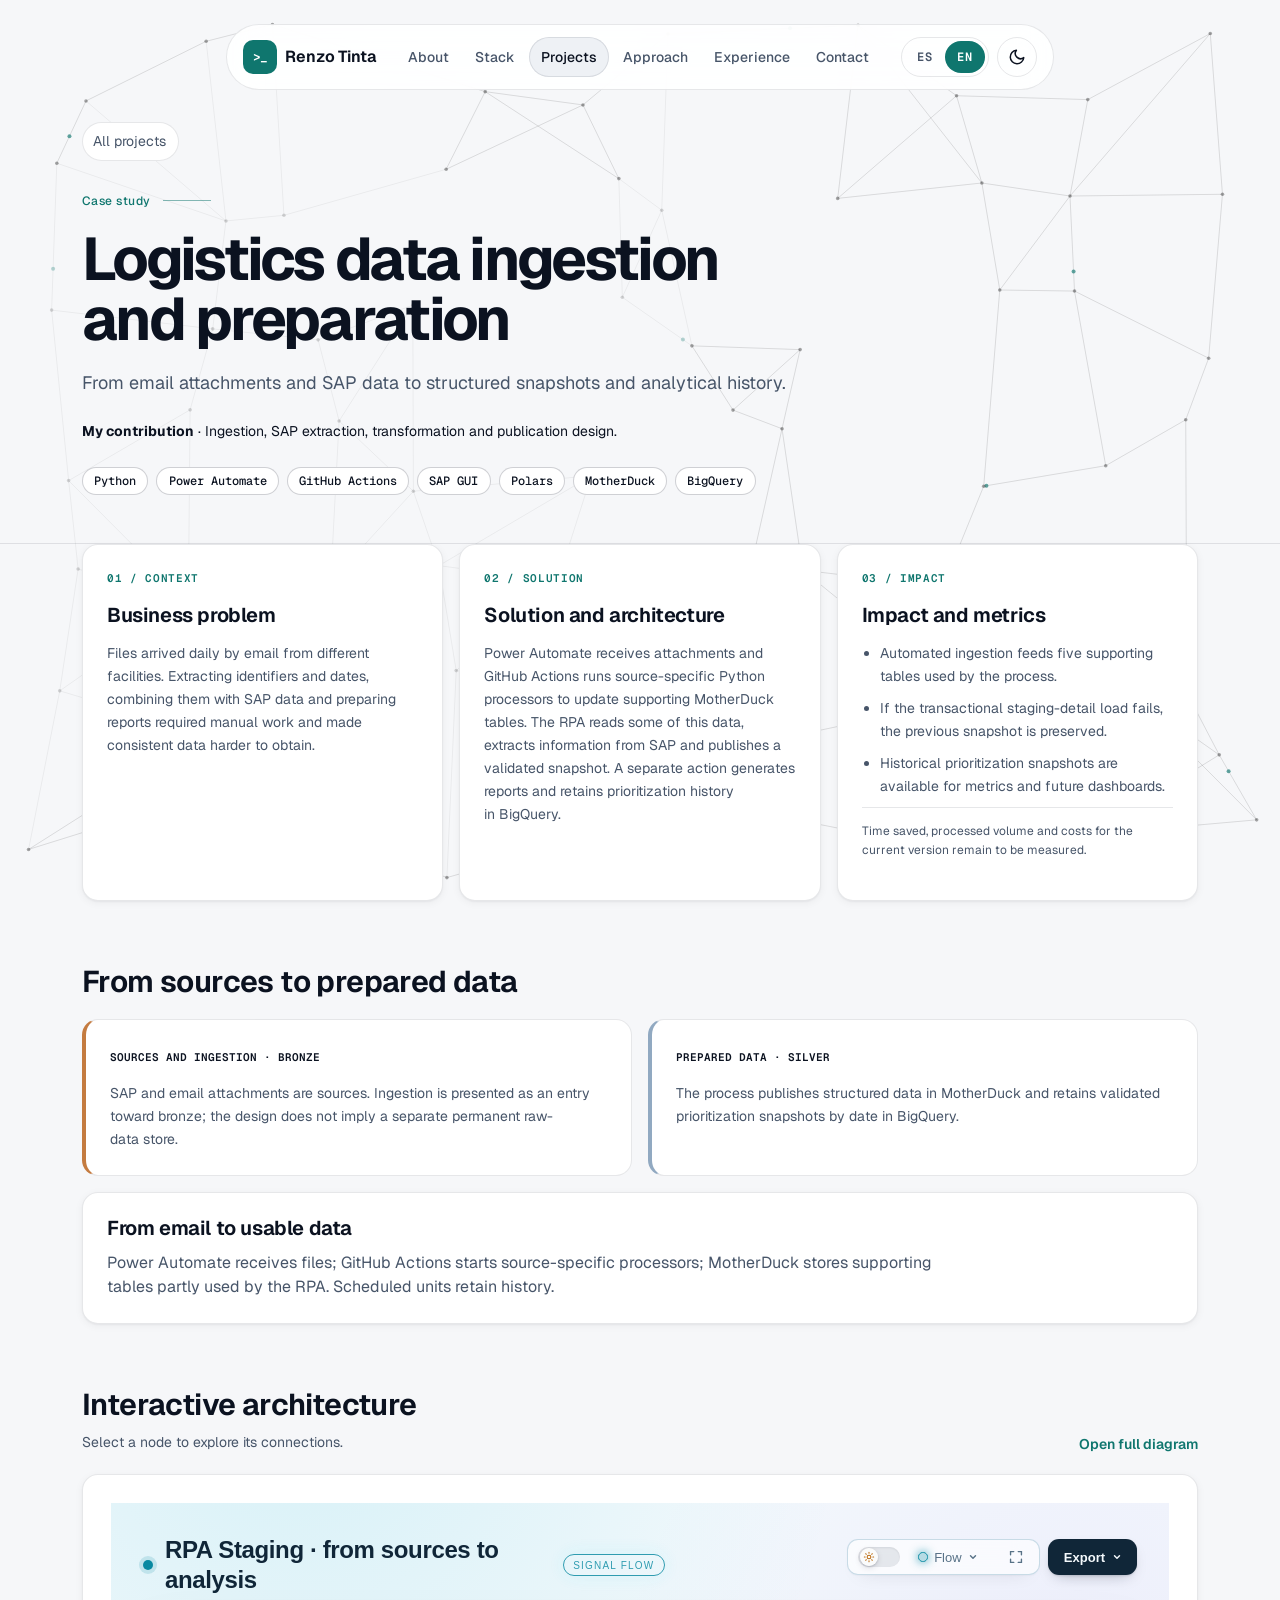
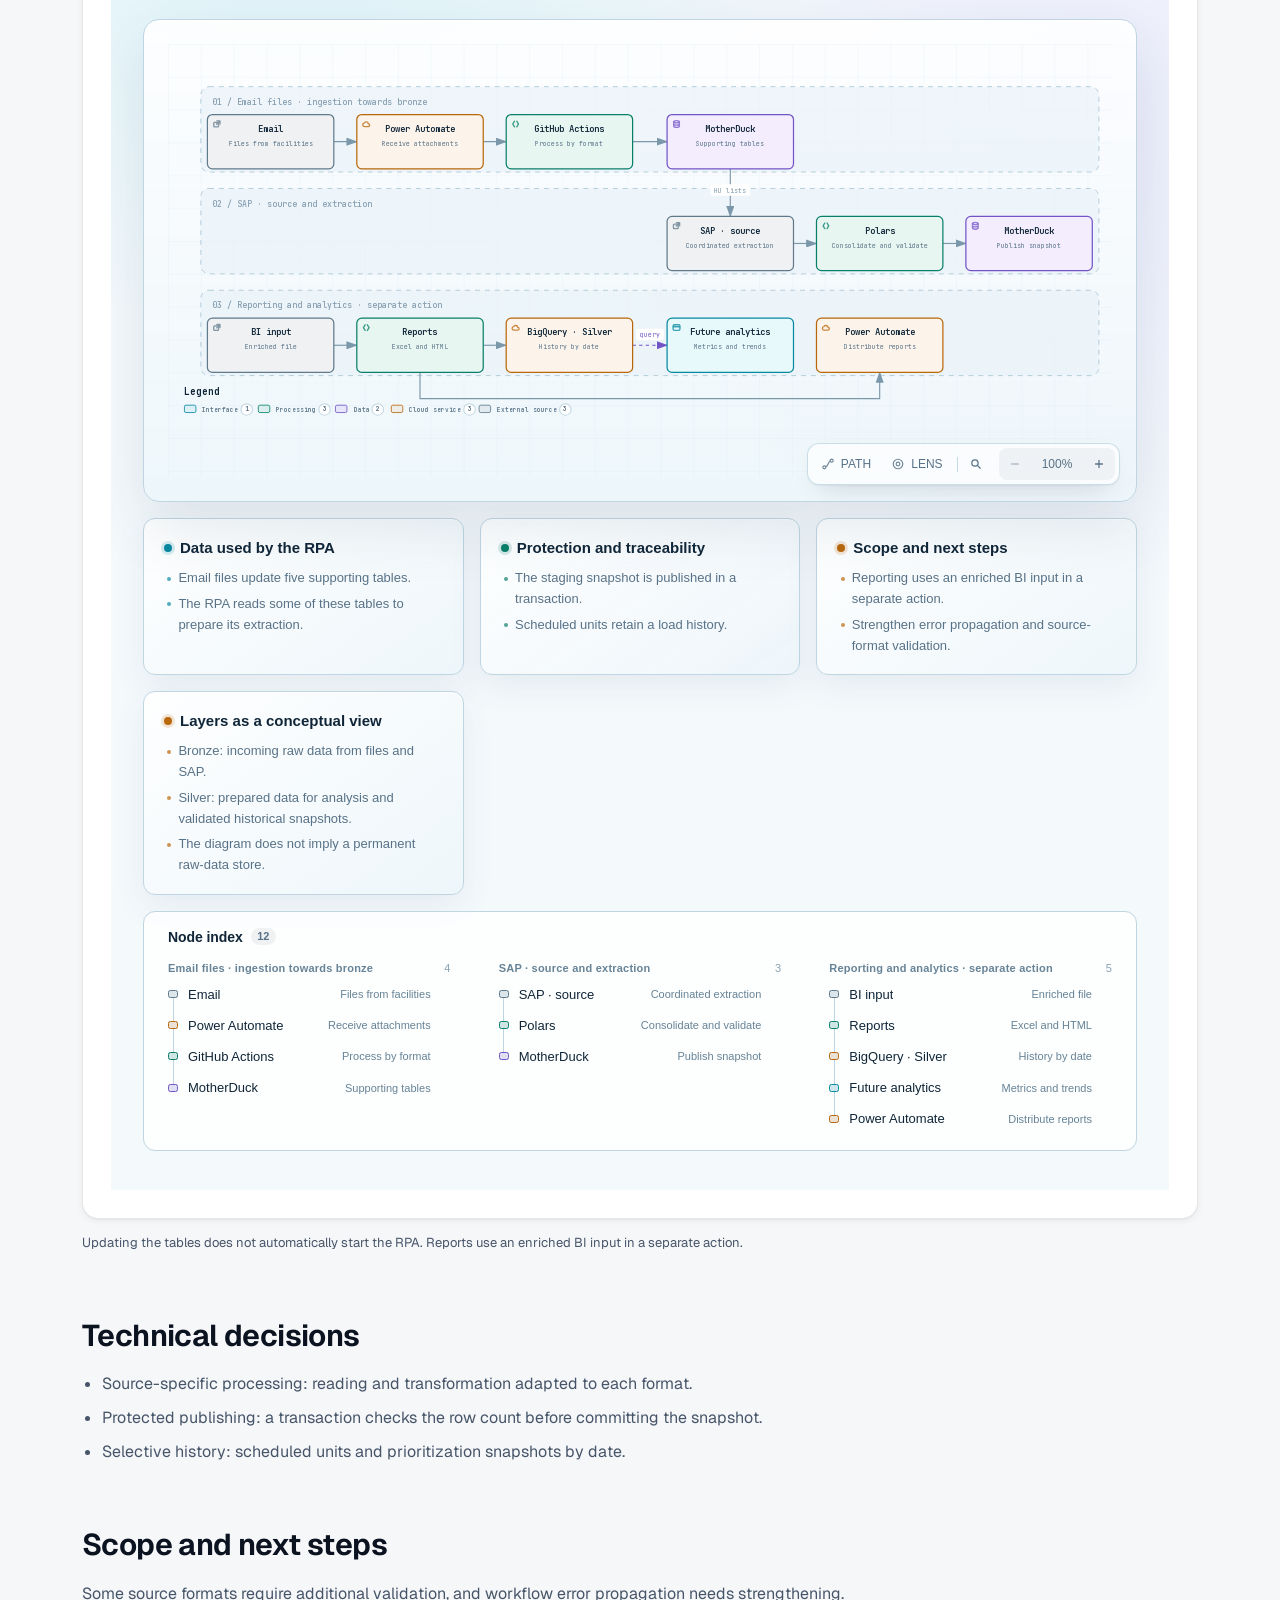
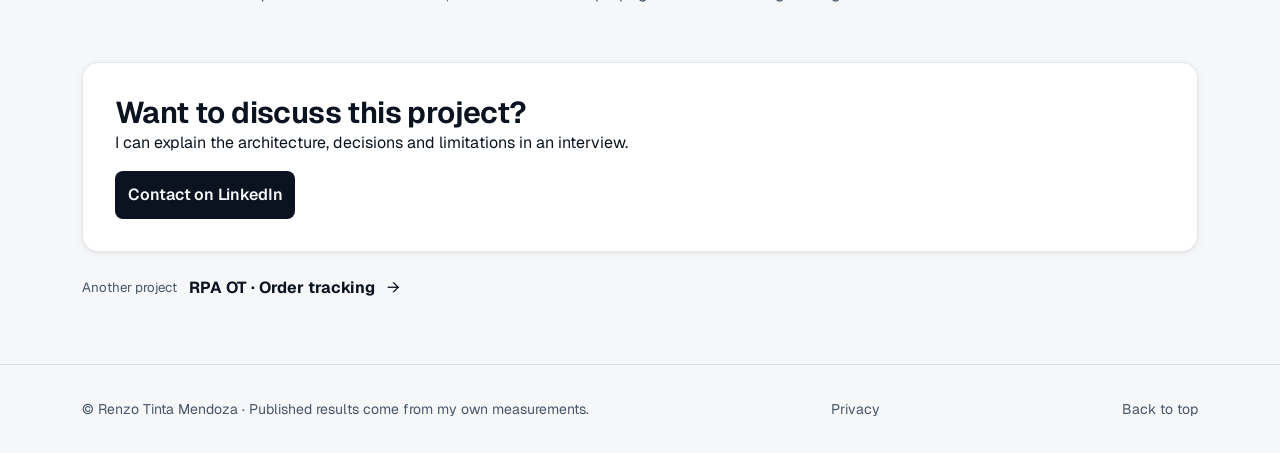
<file: projects/gcp-pipeline.html>
<!doctype html><html lang="es"><head><meta charset="utf-8"><meta name="viewport" content="width=device-width,initial-scale=1"><title>RPA Staging · Renzo Tinta</title><meta name="description" content="Ingesta automática y preparación de datos logísticos con SAP, Python, MotherDuck y BigQuery."><meta property="og:title" content="RPA Staging · Renzo Tinta"><meta property="og:description" content="Ingesta automática y preparación de datos logísticos con SAP, Python, MotherDuck y BigQuery."><meta name="color-scheme" content="light dark"><script>(function(){var d=document.documentElement;try{var t=localStorage.getItem('theme');if(t==='light'||t==='dark')d.dataset.theme=t}catch(e){}})();</script><link rel="preconnect" href="https://fonts.googleapis.com"><link rel="preconnect" href="https://fonts.gstatic.com" crossorigin><link rel="stylesheet" href="https://fonts.googleapis.com/css2?family=Geist:wght@400..700&family=Geist+Mono:wght@400..600&display=swap"><link rel="stylesheet" href="../assets/css/styles.css"><link rel="stylesheet" href="../assets/css/refinements.css"><link rel="stylesheet" href="../assets/css/ambient-network.css"><link rel="stylesheet" href="../assets/css/rpa-cases.css"></head><body><a class="skip-link" href="#main" data-i18n="skip">Saltar al contenido</a><header class="site-header" id="site-header">
  <div class="container header-inner">
    <a class="brand" href="../index.html"><span class="brand-mark" aria-hidden="true">&gt;_</span><span data-i18n="brand">Renzo Tinta</span></a>
    <nav class="nav" id="site-nav" aria-label="Principal" data-i18n-aria="nav_label">
      <span class="nav-indicator" aria-hidden="true"></span>
      <a href="../index.html#about" data-i18n="nav_about">Sobre mí</a>
      <a href="../index.html#stack" data-i18n="nav_stack">Stack</a>
      <a href="../index.html#projects" aria-current="page" data-i18n="nav_projects">Proyectos</a>
      <a href="../index.html#approach" data-i18n="nav_approach">Enfoque</a>
      <a href="../index.html#experience" data-i18n="nav_experience">Experiencia</a>
      <a href="../index.html#contact" data-i18n="nav_contact">Contacto</a>
    </nav>
    <div class="controls">
      <div class="seg" role="group" aria-label="Idioma" data-i18n-aria="lang_label" data-active="es">
        <span class="seg-thumb" aria-hidden="true"></span>
        <button type="button" data-lang="es" aria-pressed="true" lang="es">ES</button>
        <button type="button" data-lang="en" aria-pressed="false" lang="en">EN</button>
      </div>
      <button type="button" class="icon-btn theme-btn" id="theme" aria-label="Cambiar tema" data-i18n-aria="theme_label">
        <svg class="i-sun" width="18" height="18" viewBox="0 0 24 24" fill="none" stroke="currentColor" stroke-width="2" stroke-linecap="round" aria-hidden="true"><circle cx="12" cy="12" r="4"/><path d="M12 2v2M12 20v2M4.9 4.9l1.4 1.4M17.7 17.7l1.4 1.4M2 12h2M20 12h2M4.9 19.1l1.4-1.4M17.7 6.3l1.4-1.4"/></svg>
        <svg class="i-moon" width="18" height="18" viewBox="0 0 24 24" fill="none" stroke="currentColor" stroke-width="2" stroke-linecap="round" stroke-linejoin="round" aria-hidden="true"><path d="M21 12.8A9 9 0 1 1 11.2 3a7 7 0 0 0 9.8 9.8z"/></svg>
      </button>
      <button type="button" class="icon-btn menu-btn" id="menu-btn" aria-expanded="false" aria-controls="site-nav" aria-label="Abrir menú"><span aria-hidden="true"></span></button>
    </div>
  </div>
</header><main id="main"><section class="page-hero rpa-hero"><div class="container"><a class="crumb" href="../index.html#projects" data-i18n="crumb">Todos los proyectos</a><p class="section-index" data-i18n="project">Caso de estudio</p><h1 class="page-title" data-i18n="title">Ingesta y preparación de datos logísticos</h1><p class="lead" data-i18n="summary">De archivos recibidos por correo y datos de SAP a cortes estructurados e información histórica para análisis.</p><p class="role-note"><strong data-i18n="role_label">Mi contribución</strong> · <span data-i18n="role">Diseño de la ingesta, extracción SAP, transformación y publicación.</span></p><div class="rpa-stack"><span class="chip">Python</span><span class="chip">Power Automate</span><span class="chip">GitHub Actions</span><span class="chip">SAP GUI</span><span class="chip">Polars</span><span class="chip">MotherDuck</span><span class="chip">BigQuery</span></div></div></section><div class="container rpa-content"><section class="rpa-narrative" aria-label="Caso de estudio" data-i18n-aria="case_label"><article class="card"><p class="rpa-index" data-i18n="idx_context">01 / CONTEXTO</p><h2 data-i18n="context_title">Problema de negocio</h2><p data-i18n="problem">Cada día llegaban archivos de distintos centros por correo. Extraer identificadores y fechas, consolidarlos con información de SAP y preparar reportes requería trabajo manual y dificultaba disponer de datos consistentes.</p></article><article class="card"><p class="rpa-index" data-i18n="idx_solution">02 / SOLUCIÓN</p><h2 data-i18n="solution_title">Solución y arquitectura</h2><p data-i18n="solution">Power Automate recibe los adjuntos y GitHub Actions ejecuta procesadores Python por origen para actualizar tablas de soporte en MotherDuck. El RPA consulta parte de esos datos, extrae información de SAP y publica un corte validado. Una acción independiente genera reportes y conserva en BigQuery el histórico de priorización.</p></article><article class="card"><p class="rpa-index" data-i18n="idx_impact">03 / IMPACTO</p><h2 data-i18n="impact_title">Impacto y métricas</h2><ul><li data-i18n="impact1">La ingesta automatizada alimenta cinco tablas de soporte utilizadas por el proceso.</li><li data-i18n="impact2">Si falla la carga transaccional del detalle de staging, se conserva el corte anterior.</li><li data-i18n="impact3">Los cortes históricos de priorización quedan disponibles para indicadores y futuros dashboards.</li></ul><p class="rpa-measurement" data-i18n="measurement"></p></article></section><section class="rpa-block" id="layers"><h2 data-i18n="layers_title">De las fuentes a los datos preparados</h2><div class="rpa-layers"><article class="rpa-layer bronze"><span data-i18n="bronze">Fuentes e ingesta · Bronce</span><p data-i18n="bronze_body">SAP y los archivos recibidos por correo son las fuentes. La ingesta se presenta como entrada hacia bronce; el diseño no presupone un almacén crudo independiente.</p></article><article class="rpa-layer silver"><span data-i18n="silver">Datos preparados · Plata</span><p data-i18n="silver_body">El proceso publica datos estructurados en MotherDuck y conserva en BigQuery cortes validados de priorización por fecha.</p></article></div><div class="rpa-etl card"><h3 data-i18n="etl_title">Del correo a datos utilizables</h3><p data-i18n="etl_body">Power Automate recibe archivos; GitHub Actions activa procesadores por origen; MotherDuck almacena las tablas de soporte que consulta parte del RPA. Las unidades programadas conservan historial.</p></div></section><section class="rpa-block" id="architecture"><div class="rpa-map-head"><div><h2 data-i18n="map_title">Arquitectura interactiva</h2><p data-i18n="map_intro">Selecciona un nodo para explorar sus conexiones.</p></div><a class="text-link rpa-map-open" href="../assets/diagrams/rpa-staging-es.html" target="_blank" rel="noopener" data-i18n="map_open">Abrir mapa completo</a></div><div class="rpa-map card"><iframe src="../assets/diagrams/rpa-staging-es.html" data-diagram="rpa-staging" data-i18n-attr="title:diagram_title" title="Diagrama interactivo de arquitectura" loading="lazy"></iframe></div><p class="rpa-boundary" data-i18n="boundary"></p></section><section class="rpa-block" id="decisions"><h2 data-i18n="decision_title">Decisiones técnicas</h2><ul class="rpa-decisions"><li data-i18n="dec1">Procesamiento por origen: lectura y transformación adaptadas a cada formato.</li><li data-i18n="dec2">Publicación protegida: una transacción valida el conteo antes de confirmar el corte.</li><li data-i18n="dec3">Histórico selectivo: unidades programadas y cortes de priorización por fecha.</li></ul></section><section class="rpa-block"><h2 data-i18n="limits_title">Alcance y siguientes pasos</h2><p data-i18n="limits">Algunos formatos requieren validación adicional y se debe reforzar la propagación de errores al workflow.</p></section><section class="case-contact card"><h2 data-i18n="contact_title">¿Quieres conversar sobre este proyecto?</h2><p data-i18n="contact_body">Puedo explicar la arquitectura, sus decisiones y limitaciones en una entrevista.</p><a class="btn btn--primary" href="https://www.linkedin.com/in/renzo-tinta-data/" target="_blank" rel="noopener" data-i18n="talk">Contactar por LinkedIn</a></section><nav class="rpa-next"><a href="sap-motherduck-pipeline.html"><small data-i18n="next">Otro proyecto</small><strong data-i18n="other_title">RPA OT · Seguimiento de órdenes</strong> →</a></nav></div></main><footer><div class="container footer-inner"><span data-i18n="footer">© Renzo Tinta Mendoza</span><a href="../privacy.html" data-i18n="privacy">Privacidad</a><a href="#main" data-i18n="back_top">Volver arriba</a></div></footer><script src="../assets/js/icons.js"></script><script src="../assets/js/i18n/common.js"></script><script src="../assets/js/i18n/rpa-staging.js"></script><script src="../assets/js/site.js"></script><script src="../assets/js/ambient-network.js"></script><script src="../assets/js/project-diagram.js"></script></body></html>
</file>
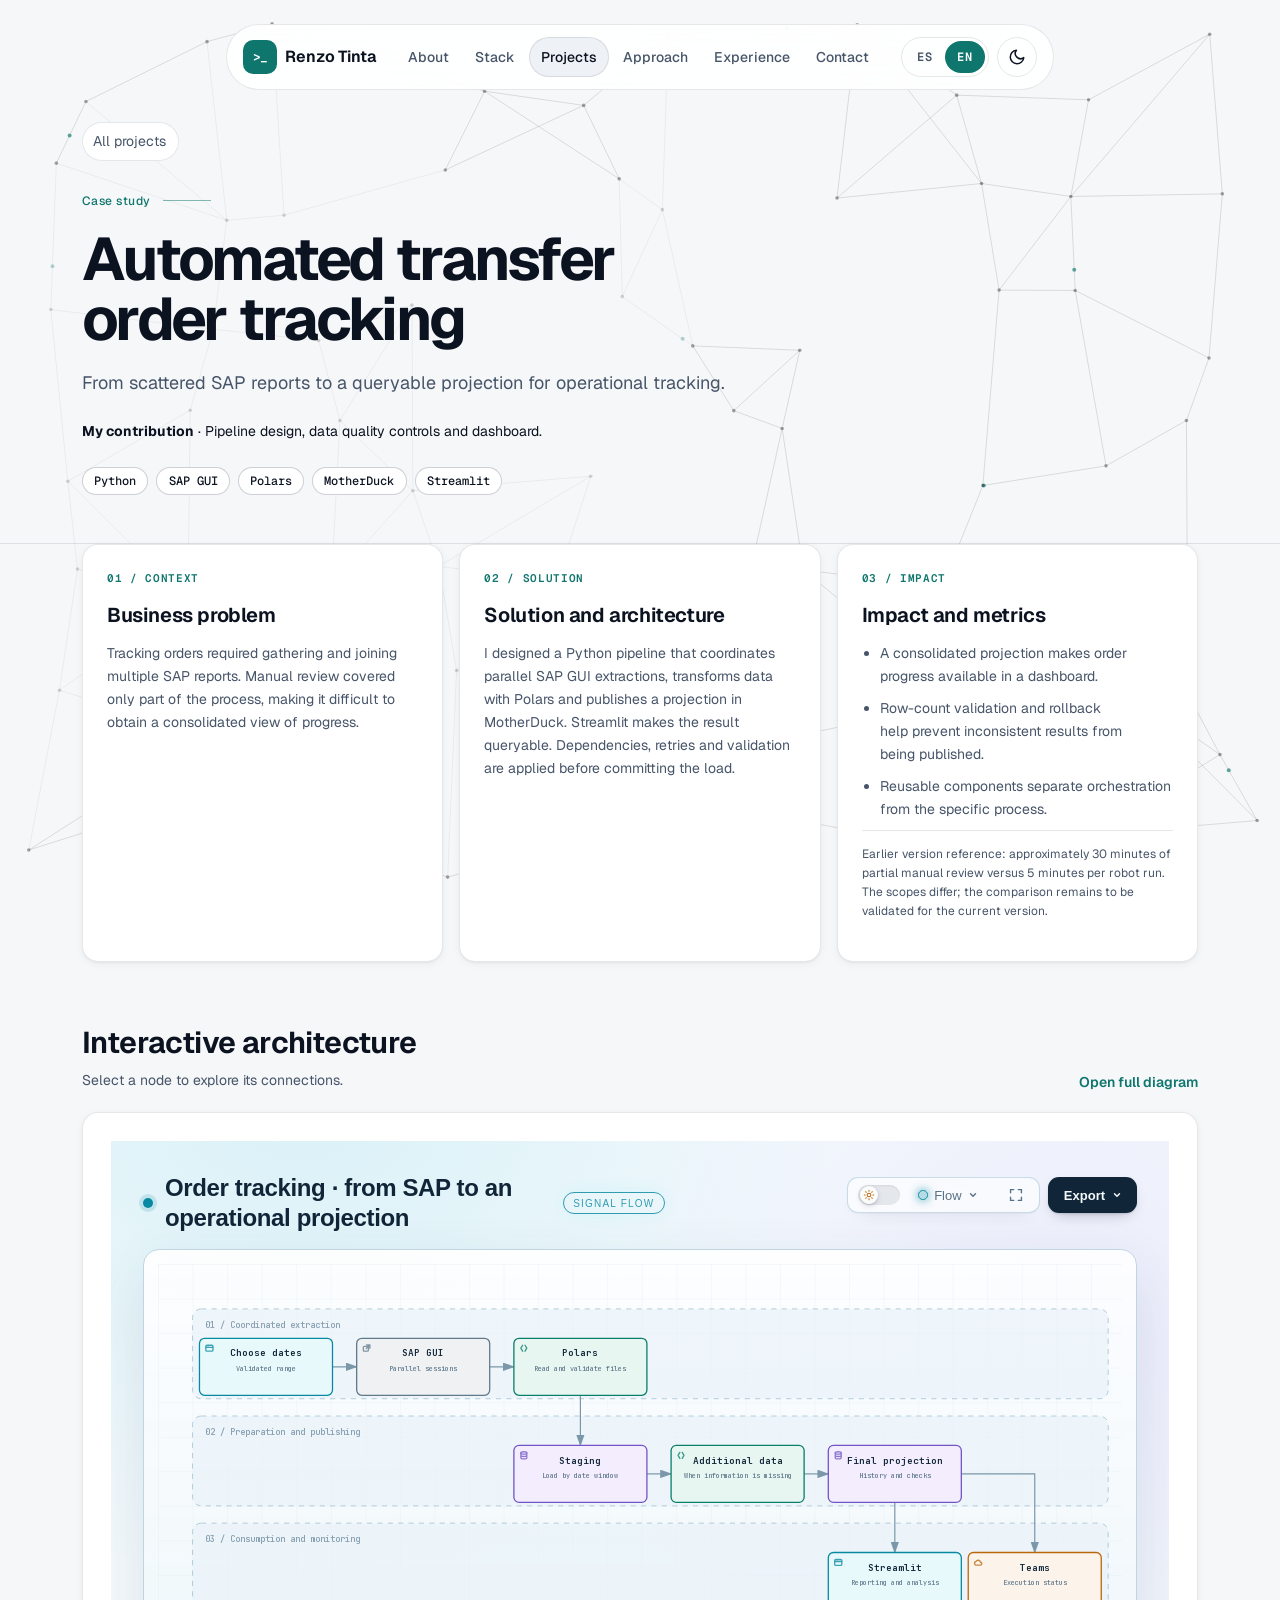
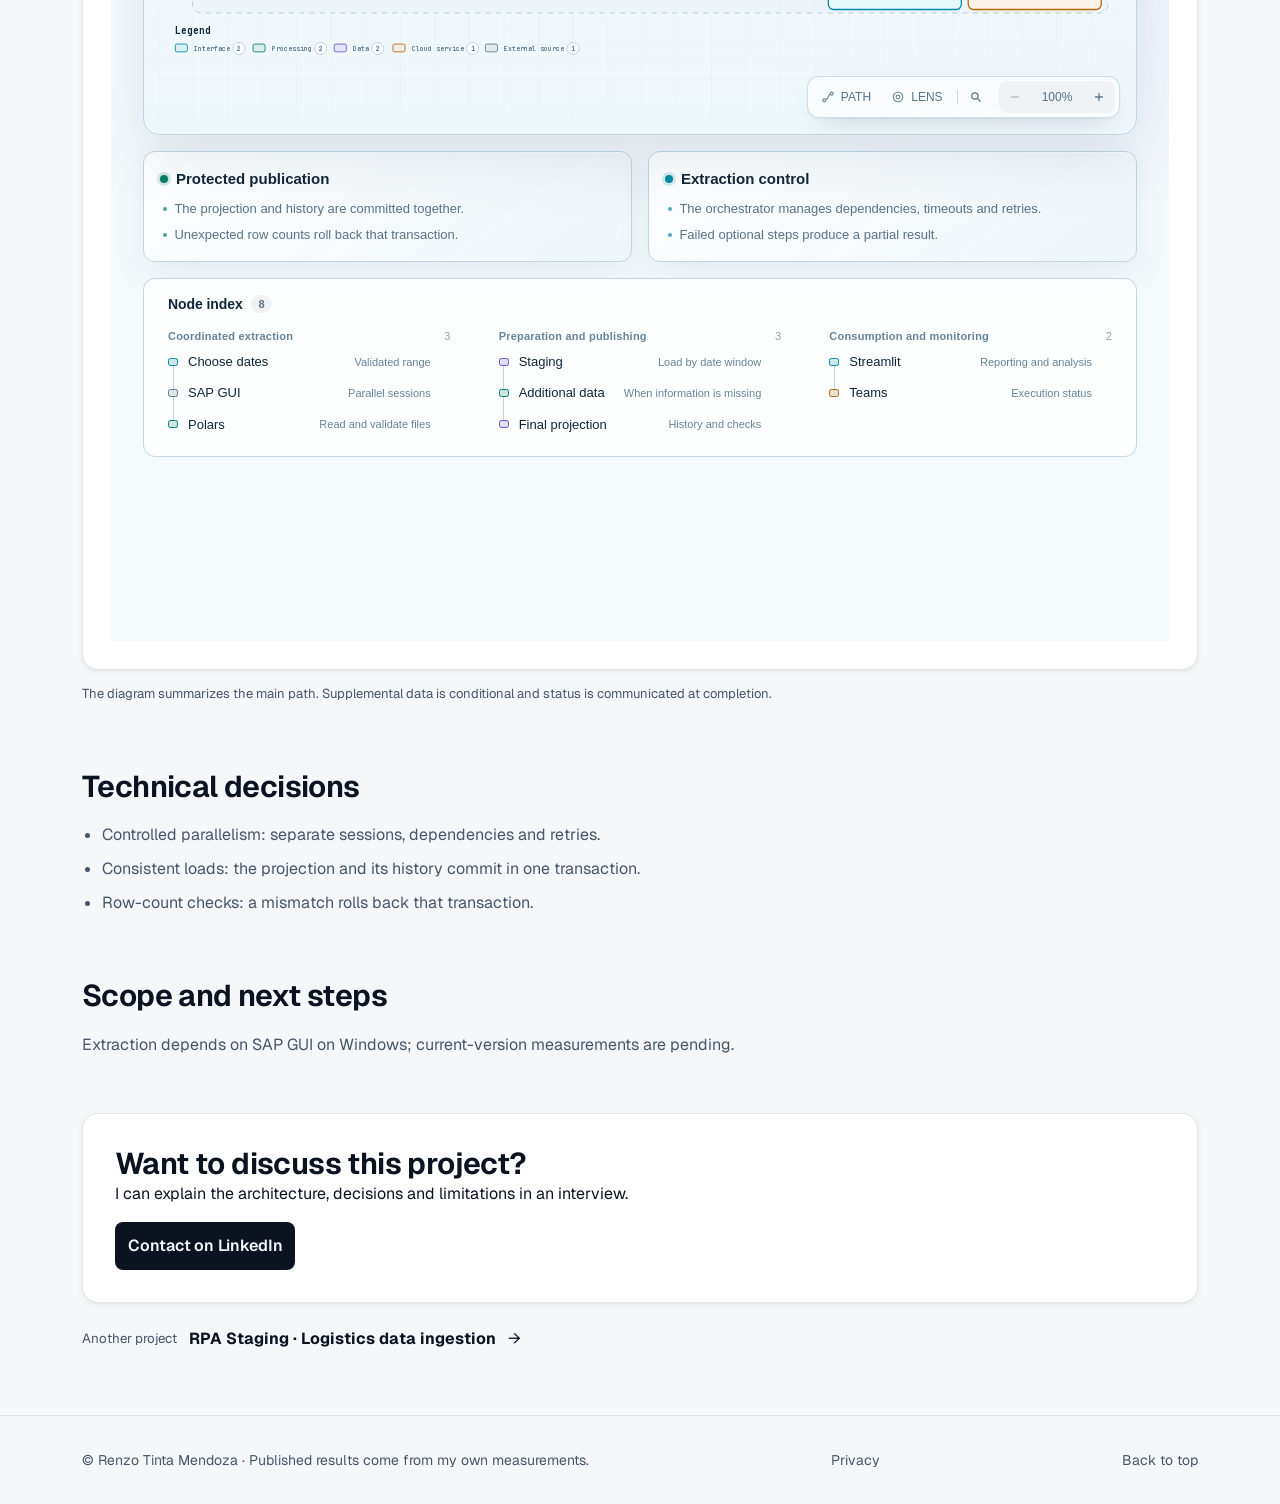
<file: projects/sap-motherduck-pipeline.html>
<!doctype html><html lang="es"><head><meta charset="utf-8"><meta name="viewport" content="width=device-width,initial-scale=1"><title>RPA OT · Renzo Tinta</title><meta name="description" content="Extracción SAP, cargas validadas en MotherDuck y seguimiento de órdenes en Streamlit."><meta property="og:title" content="RPA OT · Renzo Tinta"><meta property="og:description" content="Extracción SAP, cargas validadas en MotherDuck y seguimiento de órdenes en Streamlit."><meta name="color-scheme" content="light dark"><script>(function(){var d=document.documentElement;try{var t=localStorage.getItem('theme');if(t==='light'||t==='dark')d.dataset.theme=t}catch(e){}})();</script><link rel="preconnect" href="https://fonts.googleapis.com"><link rel="preconnect" href="https://fonts.gstatic.com" crossorigin><link rel="stylesheet" href="https://fonts.googleapis.com/css2?family=Geist:wght@400..700&family=Geist+Mono:wght@400..600&display=swap"><link rel="stylesheet" href="../assets/css/styles.css"><link rel="stylesheet" href="../assets/css/refinements.css"><link rel="stylesheet" href="../assets/css/ambient-network.css"><link rel="stylesheet" href="../assets/css/rpa-cases.css"></head><body><a class="skip-link" href="#main" data-i18n="skip">Saltar al contenido</a><header class="site-header" id="site-header">
  <div class="container header-inner">
    <a class="brand" href="../index.html"><span class="brand-mark" aria-hidden="true">&gt;_</span><span data-i18n="brand">Renzo Tinta</span></a>
    <nav class="nav" id="site-nav" aria-label="Principal" data-i18n-aria="nav_label">
      <span class="nav-indicator" aria-hidden="true"></span>
      <a href="../index.html#about" data-i18n="nav_about">Sobre mí</a>
      <a href="../index.html#stack" data-i18n="nav_stack">Stack</a>
      <a href="../index.html#projects" aria-current="page" data-i18n="nav_projects">Proyectos</a>
      <a href="../index.html#approach" data-i18n="nav_approach">Enfoque</a>
      <a href="../index.html#experience" data-i18n="nav_experience">Experiencia</a>
      <a href="../index.html#contact" data-i18n="nav_contact">Contacto</a>
    </nav>
    <div class="controls">
      <div class="seg" role="group" aria-label="Idioma" data-i18n-aria="lang_label" data-active="es">
        <span class="seg-thumb" aria-hidden="true"></span>
        <button type="button" data-lang="es" aria-pressed="true" lang="es">ES</button>
        <button type="button" data-lang="en" aria-pressed="false" lang="en">EN</button>
      </div>
      <button type="button" class="icon-btn theme-btn" id="theme" aria-label="Cambiar tema" data-i18n-aria="theme_label">
        <svg class="i-sun" width="18" height="18" viewBox="0 0 24 24" fill="none" stroke="currentColor" stroke-width="2" stroke-linecap="round" aria-hidden="true"><circle cx="12" cy="12" r="4"/><path d="M12 2v2M12 20v2M4.9 4.9l1.4 1.4M17.7 17.7l1.4 1.4M2 12h2M20 12h2M4.9 19.1l1.4-1.4M17.7 6.3l1.4-1.4"/></svg>
        <svg class="i-moon" width="18" height="18" viewBox="0 0 24 24" fill="none" stroke="currentColor" stroke-width="2" stroke-linecap="round" stroke-linejoin="round" aria-hidden="true"><path d="M21 12.8A9 9 0 1 1 11.2 3a7 7 0 0 0 9.8 9.8z"/></svg>
      </button>
      <button type="button" class="icon-btn menu-btn" id="menu-btn" aria-expanded="false" aria-controls="site-nav" aria-label="Abrir menú"><span aria-hidden="true"></span></button>
    </div>
  </div>
</header><main id="main"><section class="page-hero rpa-hero"><div class="container"><a class="crumb" href="../index.html#projects" data-i18n="crumb">Todos los proyectos</a><p class="section-index" data-i18n="project">Caso de estudio</p><h1 class="page-title" data-i18n="title">Seguimiento automatizado de órdenes de traslado</h1><p class="lead" data-i18n="summary">De reportes dispersos de SAP a una proyección consultable para el seguimiento operativo.</p><p class="role-note"><strong data-i18n="role_label">Mi contribución</strong> · <span data-i18n="role">Diseño del pipeline, controles de calidad y dashboard.</span></p><div class="rpa-stack"><span class="chip">Python</span><span class="chip">SAP GUI</span><span class="chip">Polars</span><span class="chip">MotherDuck</span><span class="chip">Streamlit</span></div></div></section><div class="container rpa-content"><section class="rpa-narrative" aria-label="Caso de estudio" data-i18n-aria="case_label"><article class="card"><p class="rpa-index" data-i18n="idx_context">01 / CONTEXTO</p><h2 data-i18n="context_title">Problema de negocio</h2><p data-i18n="problem">El seguimiento de órdenes requería reunir y cruzar varios reportes de SAP. La revisión manual cubría solo una parte del proceso y dificultaba tener una visión consolidada de su avance.</p></article><article class="card"><p class="rpa-index" data-i18n="idx_solution">02 / SOLUCIÓN</p><h2 data-i18n="solution_title">Solución y arquitectura</h2><p data-i18n="solution">Diseñé un pipeline en Python que coordina extracciones en paralelo desde SAP GUI, transforma los datos con Polars y publica una proyección en MotherDuck. Streamlit permite consultar el resultado. Incorporé dependencias, reintentos y validaciones antes de confirmar la carga.</p></article><article class="card"><p class="rpa-index" data-i18n="idx_impact">03 / IMPACTO</p><h2 data-i18n="impact_title">Impacto y métricas</h2><ul><li data-i18n="impact1">Una proyección consolidada permite consultar el avance de las órdenes en un dashboard.</li><li data-i18n="impact2">La validación de conteos y el rollback ayudan a evitar la publicación de resultados inconsistentes.</li><li data-i18n="impact3">Los componentes reutilizables separan la orquestación del proceso específico.</li></ul><p class="rpa-measurement" data-i18n="measurement"></p></article></section><section class="rpa-block" id="architecture"><div class="rpa-map-head"><div><h2 data-i18n="map_title">Arquitectura interactiva</h2><p data-i18n="map_intro">Selecciona un nodo para explorar sus conexiones.</p></div><a class="text-link rpa-map-open" href="../assets/diagrams/rpa-ot-es.html" target="_blank" rel="noopener" data-i18n="map_open">Abrir mapa completo</a></div><div class="rpa-map card"><iframe src="../assets/diagrams/rpa-ot-es.html" data-diagram="rpa-ot" data-i18n-attr="title:diagram_title" title="Diagrama interactivo de arquitectura" loading="lazy"></iframe></div><p class="rpa-boundary" data-i18n="boundary"></p></section><section class="rpa-block" id="decisions"><h2 data-i18n="decision_title">Decisiones técnicas</h2><ul class="rpa-decisions"><li data-i18n="dec1">Paralelismo controlado: sesiones separadas, dependencias y reintentos.</li><li data-i18n="dec2">Carga consistente: la proyección y su historial se confirman en una transacción.</li><li data-i18n="dec3">Verificación de conteos: una diferencia revierte esa transacción.</li></ul></section><section class="rpa-block"><h2 data-i18n="limits_title">Alcance y siguientes pasos</h2><p data-i18n="limits">La extracción depende de SAP GUI en Windows; la medición de la versión actual está pendiente.</p></section><section class="case-contact card"><h2 data-i18n="contact_title">¿Quieres conversar sobre este proyecto?</h2><p data-i18n="contact_body">Puedo explicar la arquitectura, sus decisiones y limitaciones en una entrevista.</p><a class="btn btn--primary" href="https://www.linkedin.com/in/renzo-tinta-data/" target="_blank" rel="noopener" data-i18n="talk">Contactar por LinkedIn</a></section><nav class="rpa-next"><a href="gcp-pipeline.html"><small data-i18n="next">Otro proyecto</small><strong data-i18n="other_title">RPA Staging · Ingesta y datos logísticos</strong> →</a></nav></div></main><footer><div class="container footer-inner"><span data-i18n="footer">© Renzo Tinta Mendoza</span><a href="../privacy.html" data-i18n="privacy">Privacidad</a><a href="#main" data-i18n="back_top">Volver arriba</a></div></footer><script src="../assets/js/icons.js"></script><script src="../assets/js/i18n/common.js"></script><script src="../assets/js/i18n/rpa-ot.js"></script><script src="../assets/js/site.js"></script><script src="../assets/js/ambient-network.js"></script><script src="../assets/js/project-diagram.js"></script></body></html>
</file>
<file: assets/css/styles.css>
/* ==========================================================
   PORTAFOLIO · RENZO TINTA
   1. Tokens · 2. Base · 3. Cabecera · 4. Componentes
   5. Inicio · 6. Hojas de proyecto · 7. Movimiento
   Contrastes verificados (WCAG AA): texto >= 4.5:1 en ambos temas.
   ========================================================== */

/* 1. TOKENS ------------------------------------------------ */
:root {
  --bg: #F6F7F9;
  --bg-2: #EEF1F5;
  --surface: #FFFFFF;
  --surface-2: #EEF1F5;
  --text: #0B1220;
  --muted: #475569;
  --line: rgb(15 23 42 / .10);
  --line-strong: rgb(15 23 42 / .20);
  --grid-line: rgb(15 23 42 / .05);
  --accent: #0F766E;
  --accent-2: #1D4ED8;
  --accent-ink: #FFFFFF;
  --ok-bg: #DDF3EF;
  --warn: #92400E;
  --warn-bg: #FEF3C7;
  --bar-muted: #CBD5E1;
  --glow: rgb(15 118 110 / .14);
  --flow-raw: 100 116 139;
  --flow-clean: 15 118 110;
  --focus: #1D4ED8;
  --shadow-1: 0 1px 2px rgb(15 23 42 / .05), 0 2px 8px rgb(15 23 42 / .05);
  --shadow-2: 0 12px 40px -12px rgb(15 23 42 / .22);
  --sun: 0;

  --font-sans: "Geist", system-ui, -apple-system, "Segoe UI", sans-serif;
  --font-mono: "Geist Mono", ui-monospace, "Cascadia Code", Consolas, monospace;

  --fs-xs: .8125rem;
  --fs-sm: .9375rem;
  --fs-md: 1.0625rem;
  --fs-lg: 1.1875rem;
  --fs-h3: 1.375rem;
  --fs-h2: clamp(2rem, 1.2rem + 3vw, 3.4rem);
  --fs-hero: clamp(2.6rem, 1rem + 5.4vw, 5.25rem);
  --fs-page: clamp(2.2rem, 1.1rem + 3.6vw, 4rem);

  --s-1: .25rem; --s-2: .5rem; --s-3: .75rem; --s-4: 1rem;
  --s-5: 1.5rem; --s-6: 2rem; --s-7: 3rem; --s-8: 5rem;
  --section: clamp(4.5rem, 3rem + 5vw, 8rem);

  --r-sm: 8px; --r-md: 14px; --r-lg: 20px; --r-pill: 999px;
  --ease: cubic-bezier(.2, .8, .2, 1);
  --ease-spring: cubic-bezier(.34, 1.56, .64, 1);
  --dur-fast: 180ms; --dur: 320ms;

  --maxw: 1180px;
  --header-h: 68px;
}
@media (prefers-color-scheme: dark) {
  :root:not([data-theme="light"]) {
    --bg: #07090D; --bg-2: #0B0F15; --surface: #0E131A; --surface-2: #151C25;
    --text: #E8EDF3; --muted: #94A3B8;
    --line: rgb(148 163 184 / .14); --line-strong: rgb(148 163 184 / .28); --grid-line: rgb(148 163 184 / .07);
    --accent: #2DD4BF; --accent-2: #60A5FA; --accent-ink: #04221F;
    --ok-bg: #0B2A27; --warn: #FCD34D; --warn-bg: #231C0A; --bar-muted: #334155;
    --glow: rgb(45 212 191 / .16); --flow-raw: 148 163 184; --flow-clean: 45 212 191;
    --focus: #7DB4FF;
    --shadow-1: 0 1px 2px rgb(0 0 0 / .4); --shadow-2: 0 18px 50px -18px rgb(0 0 0 / .8);
    --sun: 1;
  }
}
:root[data-theme="dark"] {
  --bg: #07090D; --bg-2: #0B0F15; --surface: #0E131A; --surface-2: #151C25;
  --text: #E8EDF3; --muted: #94A3B8;
  --line: rgb(148 163 184 / .14); --line-strong: rgb(148 163 184 / .28); --grid-line: rgb(148 163 184 / .07);
  --accent: #2DD4BF; --accent-2: #60A5FA; --accent-ink: #04221F;
  --ok-bg: #0B2A27; --warn: #FCD34D; --warn-bg: #231C0A; --bar-muted: #334155;
  --glow: rgb(45 212 191 / .16); --flow-raw: 148 163 184; --flow-clean: 45 212 191;
  --focus: #7DB4FF;
  --shadow-1: 0 1px 2px rgb(0 0 0 / .4); --shadow-2: 0 18px 50px -18px rgb(0 0 0 / .8);
  --sun: 1;
}

/* 2. BASE -------------------------------------------------- */
*, *::before, *::after { box-sizing: border-box; }
html { scroll-behavior: smooth; scroll-padding-top: calc(var(--header-h) + 24px); -webkit-text-size-adjust: 100%; }
body {
  margin: 0; background: var(--bg); color: var(--text);
  font: 400 var(--fs-md)/1.65 var(--font-sans);
  -webkit-font-smoothing: antialiased; text-rendering: optimizeLegibility;
  overflow-x: clip;
}
h1, h2, h3, h4 { margin: 0; line-height: 1.12; letter-spacing: -.02em; font-weight: 650; }
p { margin: 0 0 var(--s-4); }
a { color: var(--accent); text-underline-offset: 3px; }
a:hover { text-decoration-thickness: 2px; }
ul, ol { margin: 0; padding: 0; list-style: none; }
img, svg { display: block; max-width: 100%; }
code { font-family: var(--font-mono); font-size: .92em; }
em { font-style: normal; }
::selection { background: color-mix(in srgb, var(--accent) 30%, transparent); }
:focus-visible { outline: 2px solid var(--focus); outline-offset: 3px; border-radius: var(--r-sm); }
[hidden] { display: none !important; }
.container { width: 100%; max-width: var(--maxw); margin-inline: auto; padding-inline: clamp(1rem, .5rem + 2vw, 2rem); }
.sr-only { position: absolute; width: 1px; height: 1px; padding: 0; margin: -1px; overflow: hidden; clip: rect(0 0 0 0); white-space: nowrap; border: 0; }
.skip-link {
  position: absolute; left: var(--s-4); top: -100px; z-index: 200;
  background: var(--accent); color: var(--accent-ink); padding: var(--s-2) var(--s-4);
  border-radius: var(--r-sm); font-weight: 600; text-decoration: none;
}
.skip-link:focus { top: var(--s-2); }

/* 3. CABECERA ---------------------------------------------- */
.progress { position: fixed; inset: 0 0 auto 0; height: 2px; z-index: 120; pointer-events: none; }
.progress span {
  display: block; height: 100%; transform-origin: 0 50%; transform: scaleX(var(--p, 0));
  background: linear-gradient(90deg, var(--accent), var(--accent-2));
}
.draft-banner {
  background: var(--warn-bg); color: var(--warn);
  font-size: var(--fs-xs); text-align: center; padding: var(--s-2) var(--s-4);
}
.site-header {
  position: sticky; top: 0; z-index: 100; height: var(--header-h);
  transition: transform var(--dur) var(--ease), background var(--dur), border-color var(--dur);
  border-bottom: 1px solid transparent;
}
.site-header.is-scrolled {
  background: color-mix(in srgb, var(--bg) 78%, transparent);
  backdrop-filter: saturate(1.5) blur(14px); -webkit-backdrop-filter: saturate(1.5) blur(14px);
  border-bottom-color: var(--line);
}
.site-header.is-hidden:not(:focus-within) { transform: translateY(-100%); }
.header-inner { display: flex; align-items: center; gap: var(--s-4); height: 100%; }
.brand {
  display: inline-flex; align-items: center; gap: .6rem; margin-right: auto;
  color: var(--text); text-decoration: none; font-weight: 650; letter-spacing: -.01em;
}
.brand-mark {
  display: inline-grid; place-items: center; width: 34px; height: 34px; border-radius: 10px;
  font: 600 .8rem/1 var(--font-mono); color: var(--accent-ink);
  background: linear-gradient(135deg, var(--accent), var(--accent-2));
  transition: transform var(--dur) var(--ease-spring);
}
.brand:hover .brand-mark { transform: rotate(-8deg) scale(1.06); }

.nav { position: relative; display: flex; gap: 2px; padding: 4px; border: 1px solid var(--line); border-radius: var(--r-pill); background: color-mix(in srgb, var(--surface) 70%, transparent); }
.nav a {
  position: relative; z-index: 1; color: var(--muted); text-decoration: none; font-size: var(--fs-sm); font-weight: 500;
  padding: .45rem .85rem; border-radius: var(--r-pill); transition: color var(--dur-fast);
}
.nav a:hover, .nav a[aria-current] { color: var(--text); }
.nav-indicator {
  position: absolute; top: 4px; left: 0; height: calc(100% - 8px); width: 0; border-radius: var(--r-pill);
  background: var(--surface-2); box-shadow: inset 0 0 0 1px var(--line);
  transition: transform .45s var(--ease), width .45s var(--ease), opacity .2s; opacity: 0; pointer-events: none;
}
.controls { display: flex; gap: var(--s-2); align-items: center; }
.seg { position: relative; display: inline-grid; grid-template-columns: 1fr 1fr; padding: 3px; border: 1px solid var(--line); border-radius: var(--r-pill); }
.seg-thumb {
  position: absolute; top: 3px; bottom: 3px; left: 3px; width: calc(50% - 3px); border-radius: var(--r-pill);
  background: var(--accent); transition: transform .4s var(--ease-spring);
}
.seg[data-active="en"] .seg-thumb { transform: translateX(100%); }
.seg button {
  position: relative; z-index: 1; font: 600 var(--fs-xs)/1 var(--font-mono); cursor: pointer; letter-spacing: .04em;
  background: none; color: var(--muted); border: 0; padding: 0 .7rem; height: 32px; min-width: 40px; border-radius: var(--r-pill);
  transition: color var(--dur);
}
.seg button[aria-pressed="true"] { color: var(--accent-ink); }
.icon-btn {
  display: inline-grid; place-items: center; width: 40px; height: 40px; flex: none; cursor: pointer;
  border: 1px solid var(--line); border-radius: var(--r-pill); background: none; color: var(--text);
  transition: background var(--dur-fast), border-color var(--dur-fast);
}
.icon-btn:hover { background: var(--surface-2); border-color: var(--line-strong); }
.theme-btn { position: relative; }
.theme-btn svg { position: absolute; transition: transform .5s var(--ease-spring), opacity .3s; }
.theme-btn .i-sun { opacity: var(--sun); transform: rotate(calc((1 - var(--sun)) * 90deg)) scale(calc(.5 + var(--sun) * .5)); }
.theme-btn .i-moon { opacity: calc(1 - var(--sun)); transform: rotate(calc(var(--sun) * -90deg)) scale(calc(1 - var(--sun) * .5)); }
.menu-btn { display: none; }
.menu-btn span, .menu-btn span::before { display: block; width: 16px; height: 1.5px; background: currentColor; border-radius: 2px; transition: transform var(--dur) var(--ease); }
.menu-btn span { position: relative; transform: translateY(-3px); }
.menu-btn span::before { content: ""; position: absolute; top: 6px; }
.nav-open .menu-btn span { transform: translateY(0) rotate(45deg); }
.nav-open .menu-btn span::before { transform: translateY(-6px) rotate(-90deg); }

@media (max-width: 900px) {
  .menu-btn { display: inline-grid; }
  .nav {
    position: fixed; inset: var(--header-h) 0 auto 0; z-index: 99; flex-direction: column; gap: 0;
    padding: var(--s-4) clamp(1rem, .5rem + 2vw, 2rem) var(--s-6); border: 0; border-bottom: 1px solid var(--line); border-radius: 0;
    background: var(--bg); visibility: hidden; opacity: 0; transform: translateY(-12px);
    transition: opacity var(--dur) var(--ease), transform var(--dur) var(--ease), visibility 0s linear var(--dur);
  }
  .nav a { font-size: 24px; font-weight: 600; letter-spacing: -.02em; padding: .7rem 0; border-radius: 0; border-bottom: 1px solid var(--line); color: var(--text); }
  .nav a[aria-current] { color: var(--accent); }
  .nav-indicator { display: none; }
  .nav-open .nav { visibility: visible; opacity: 1; transform: none; transition-delay: 0s; }
  .nav-open .site-header { background: var(--bg); border-bottom-color: var(--line); }
  html.nav-open { overflow: hidden; }
}

/* 4. COMPONENTES ------------------------------------------- */
/* Botones */
.btn {
  --bg-btn: var(--surface); --fg-btn: var(--text);
  display: inline-flex; align-items: center; justify-content: center; gap: .6rem; min-height: 48px;
  padding: 0 1.35rem; border-radius: var(--r-pill); border: 1px solid var(--line-strong);
  background: var(--bg-btn); color: var(--fg-btn); text-decoration: none; cursor: pointer;
  font: 600 var(--fs-sm)/1 var(--font-sans); letter-spacing: -.005em;
  transition: background var(--dur-fast), border-color var(--dur-fast), box-shadow var(--dur);
}
.btn:hover { border-color: var(--accent); }
.btn--primary { --bg-btn: var(--text); --fg-btn: var(--bg); border-color: transparent; }
.btn--primary:hover { box-shadow: 0 10px 30px -10px var(--glow), 0 0 0 4px color-mix(in srgb, var(--accent) 22%, transparent); border-color: transparent; }
.btn--sm { min-height: 40px; padding: 0 1rem; }
.btn .arrow { width: 16px; height: 16px; transition: transform var(--dur) var(--ease); }
.btn:hover .arrow { transform: translateX(4px); }
.btn[disabled] { opacity: .5; cursor: not-allowed; box-shadow: none; }

/* Tiles de herramientas */
.tile {
  --s: 40px; position: relative; flex: none; width: var(--s); height: var(--s);
  display: inline-grid; place-items: center; border-radius: calc(var(--s) * .28);
  background: var(--tile-bg, var(--surface-2)); color: var(--tile-fg, var(--text));
  box-shadow: inset 0 0 0 1px rgb(255 255 255 / .10), 0 1px 2px rgb(0 0 0 / .15);
}
.tile svg { width: 54%; height: 54%; }
.tile-mono { font: 700 calc(var(--s) * .34)/1 var(--font-mono); letter-spacing: -.03em; }
.tile--xs { --s: 22px; }
.tile--sm { --s: 32px; }
.tile--md { --s: 48px; }
.tile--lg { --s: 56px; }

/* Chips e insignias */
.chips { display: flex; flex-wrap: wrap; gap: var(--s-2); }
.chip {
  display: inline-flex; align-items: center; font: 500 var(--fs-xs)/1 var(--font-mono);
  padding: .45rem .7rem; border-radius: var(--r-pill); border: 1px solid var(--line-strong);
  color: var(--text); background: var(--surface);
  transition: border-color var(--dur-fast), transform var(--dur-fast) var(--ease);
}
.chip:hover { border-color: var(--accent); transform: translateY(-1px); }
.chip--practice { border-color: color-mix(in srgb, var(--accent) 45%, transparent); background: var(--ok-bg); }
.chip--learning { border-style: dashed; border-color: var(--accent); color: var(--accent); background: transparent; }
.chip--explored { border-style: dotted; color: var(--muted); background: transparent; }
.badge {
  display: inline-flex; align-items: center; gap: .45rem; white-space: nowrap;
  font: 600 var(--fs-xs)/1 var(--font-sans); padding: .45rem .75rem; border-radius: var(--r-pill);
  background: var(--warn-bg); color: var(--warn); border: 1px solid color-mix(in srgb, var(--warn) 25%, transparent);
}
.badge::before { content: ""; width: 6px; height: 6px; border-radius: 50%; background: currentColor; }
.badge--ok { background: var(--ok-bg); color: var(--accent); border-color: color-mix(in srgb, var(--accent) 30%, transparent); }

/* Tarjetas con foco de luz que sigue al cursor */
.card {
  position: relative; isolation: isolate; background: var(--surface); border: 1px solid var(--line);
  border-radius: var(--r-lg); padding: clamp(1.25rem, 1rem + 1vw, 1.75rem); box-shadow: var(--shadow-1);
  transition: border-color var(--dur), box-shadow var(--dur), transform var(--dur) var(--ease);
}
[data-spotlight]::before, [data-spotlight]::after {
  content: ""; position: absolute; inset: -1px; border-radius: inherit; pointer-events: none; opacity: 0; transition: opacity .35s;
}
[data-spotlight]::before {
  z-index: -1;
  background: radial-gradient(520px circle at var(--mx, 50%) var(--my, 50%), color-mix(in srgb, var(--accent) 10%, transparent), transparent 60%);
}
[data-spotlight]::after {
  padding: 1px;
  background: radial-gradient(320px circle at var(--mx, 50%) var(--my, 50%), color-mix(in srgb, var(--accent) 80%, transparent), transparent 70%);
  -webkit-mask: linear-gradient(#000 0 0) content-box, linear-gradient(#000 0 0);
  -webkit-mask-composite: xor; mask-composite: exclude;
}
[data-spotlight]:hover::before, [data-spotlight]:hover::after { opacity: 1; }
[data-spotlight]:hover { box-shadow: var(--shadow-2); }

.todo { color: var(--muted); font-style: italic; }
.todo::before { content: "\25CC\00a0"; font-style: normal; }
.bullets li { position: relative; padding-left: 1.4rem; margin-bottom: var(--s-3); }
.bullets li::before {
  content: ""; position: absolute; left: .15rem; top: .62em; width: 7px; height: 7px; border-radius: 2px;
  background: var(--accent); transform: rotate(45deg);
}
.steps { counter-reset: s; margin-bottom: var(--s-4); }
.steps li { counter-increment: s; position: relative; padding-left: 2.6rem; margin-bottom: var(--s-4); min-height: 1.8rem; }
.steps li::before {
  content: counter(s, decimal-leading-zero); position: absolute; left: 0; top: .05rem; width: 1.9rem; height: 1.9rem;
  display: grid; place-items: center; border-radius: 8px; font: 600 .72rem/1 var(--font-mono);
  background: var(--ok-bg); color: var(--accent); border: 1px solid color-mix(in srgb, var(--accent) 25%, transparent);
}

/* Secciones */
.section { padding-block: var(--section); position: relative; }
.section-head { display: grid; gap: var(--s-3); margin-bottom: clamp(2rem, 1.5rem + 2vw, 3.5rem); max-width: 760px; }
.section-index {
  display: flex; align-items: center; gap: .75rem; margin: 0;
  font: 500 var(--fs-xs)/1 var(--font-mono); color: var(--accent); letter-spacing: .12em; text-transform: uppercase;
}
.section-index::after { content: ""; width: 48px; height: 1px; background: currentColor; opacity: .5; }
.section-head h2 { font-size: var(--fs-h2); letter-spacing: -.04em; line-height: 1.02; }
.section-head > p:last-child { color: var(--muted); font-size: var(--fs-lg); margin: 0; max-width: 60ch; }
.sub-head { font: 500 var(--fs-xs)/1 var(--font-mono); color: var(--muted); text-transform: uppercase; letter-spacing: .12em; margin: 0 0 var(--s-5); }

/* 5. INICIO ------------------------------------------------ */
/* Hero */
.hero { position: relative; min-height: min(100svh, 980px); display: grid; align-items: center; padding-block: calc(var(--s-7)) var(--s-8); overflow: hidden; isolation: isolate; }
.hero::before {
  content: ""; position: absolute; z-index: -2; width: 70vmax; height: 70vmax; right: -25vmax; top: -30vmax; border-radius: 50%;
  background: radial-gradient(circle, var(--glow), transparent 62%);
}
.hero-grid-bg {
  position: absolute; inset: 0; z-index: -2; pointer-events: none;
  background-image: linear-gradient(var(--grid-line) 1px, transparent 1px), linear-gradient(90deg, var(--grid-line) 1px, transparent 1px);
  background-size: 56px 56px;
  -webkit-mask-image: radial-gradient(ellipse 75% 65% at 60% 45%, #000 25%, transparent 75%);
  mask-image: radial-gradient(ellipse 75% 65% at 60% 45%, #000 25%, transparent 75%);
}
.hero-flow {
  position: absolute; inset: 0; z-index: -1; width: 100%; height: 100%; pointer-events: none;
  -webkit-mask-image: linear-gradient(90deg, transparent, #000 12%, #000 88%, transparent);
  mask-image: linear-gradient(90deg, transparent, #000 12%, #000 88%, transparent);
}
.hero-inner { display: grid; grid-template-columns: minmax(0, 1.3fr) minmax(0, 1fr); gap: clamp(2rem, 1rem + 4vw, 5rem); align-items: center; }
.status-pill {
  display: inline-flex; align-items: center; gap: .6rem; margin-bottom: var(--s-5);
  padding: .4rem .85rem .4rem .6rem; border-radius: var(--r-pill); border: 1px solid var(--line-strong);
  background: color-mix(in srgb, var(--surface) 70%, transparent); backdrop-filter: blur(8px);
  font: 500 var(--fs-xs)/1.2 var(--font-mono); color: var(--muted);
}
.pulse { position: relative; width: 8px; height: 8px; border-radius: 50%; background: var(--accent); flex: none; }
.pulse::after { content: ""; position: absolute; inset: 0; border-radius: 50%; background: var(--accent); animation: ping 2.2s var(--ease) infinite; }
.hero-title { font-size: var(--fs-hero); font-weight: 700; letter-spacing: -.045em; line-height: .98; margin-bottom: var(--s-5); max-width: 12ch; }
.hero-role { margin-bottom: var(--s-5); }
.role-tag {
  display: inline-flex; align-items: center; gap: .6rem; font: 500 var(--fs-md)/1 var(--font-mono);
  color: var(--accent);
}
.role-tag::before { content: ""; width: 28px; height: 1px; background: currentColor; }
.hero-lead { font-size: clamp(1.1rem, 1rem + .4vw, 1.3rem); line-height: 1.6; color: var(--muted); max-width: 50ch; margin-bottom: var(--s-6); }
.hero-lead em { font: inherit; color: var(--text); }
.hero-actions { display: flex; flex-wrap: wrap; gap: var(--s-3); }
.scroll-cue {
  position: absolute; left: 50%; bottom: var(--s-5); translate: -50% 0; display: grid; justify-items: center; gap: var(--s-2);
  font: 500 .7rem/1 var(--font-mono); letter-spacing: .2em; text-transform: uppercase; color: var(--muted); text-decoration: none;
}
.scroll-cue i { position: relative; width: 1px; height: 38px; background: var(--line-strong); overflow: hidden; }
.scroll-cue i::after { content: ""; position: absolute; left: 0; top: -40%; width: 1px; height: 40%; background: var(--accent); animation: drip 2s var(--ease) infinite; }

/* Órbita de herramientas alrededor del avatar */
.hero-visual { display: grid; place-items: center; }
.orbit { --size: clamp(280px, 34vw, 460px); --r: calc(var(--size) / 2 - 30px); position: relative; width: var(--size); aspect-ratio: 1; }
.orbit-ring { position: absolute; inset: 30px; border-radius: 50%; border: 1px dashed var(--line-strong); }
.orbit-ring--inner { inset: 22%; border-style: solid; border-color: var(--line); }
.orbit-track { position: absolute; inset: 0; animation: spin 80s linear infinite; }
.orbit-item {
  position: absolute; top: 50%; left: 50%;
  transform: translate(-50%, -50%) rotate(calc(var(--i) * 51.4286deg)) translateX(var(--r)) rotate(calc(var(--i) * -51.4286deg));
}
.orbit-inner { display: grid; justify-items: center; gap: 6px; animation: spin 80s linear infinite reverse; }
.orbit-inner .tile { transition: transform var(--dur) var(--ease-spring), box-shadow var(--dur); box-shadow: inset 0 0 0 1px rgb(255 255 255 / .12), var(--shadow-2); }
.orbit-label {
  position: absolute; top: calc(100% + 6px); white-space: nowrap; font: 500 .72rem/1 var(--font-mono); color: var(--text);
  padding: .3rem .5rem; border-radius: 6px; background: var(--surface); border: 1px solid var(--line);
  opacity: 0; transform: translateY(-4px); transition: opacity var(--dur-fast), transform var(--dur-fast); pointer-events: none;
}
.orbit-item:hover .tile { transform: scale(1.18); }
.orbit-item:hover .orbit-label { opacity: 1; transform: none; }
.orbit:hover .orbit-track, .orbit:hover .orbit-inner { animation-play-state: paused; }
.avatar-core {
  position: absolute; inset: 27%; border-radius: 50%; overflow: hidden;
  background: linear-gradient(160deg, var(--surface-2), var(--surface));
  box-shadow: 0 0 0 1px var(--line-strong), 0 0 0 10px color-mix(in srgb, var(--accent) 8%, transparent), 0 30px 80px -20px var(--glow);
}
.avatar-core svg { width: 100%; height: 100%; }

@media (max-width: 900px) {
  .hero { min-height: auto; padding-block: var(--s-6) var(--s-8); }
  .hero-inner { grid-template-columns: 1fr; }
  .hero-visual { order: -1; }
  .orbit { --size: min(78vw, 340px); }
  .scroll-cue { display: none; }
}

/* Resultados medidos */
.kpis { padding-block: 0 var(--section); }
.kpis-head { display: flex; align-items: center; gap: .75rem; margin-bottom: var(--s-5); font: 500 var(--fs-xs)/1 var(--font-mono); letter-spacing: .12em; text-transform: uppercase; color: var(--muted); }
.kpis-head::after { content: ""; flex: 1; height: 1px; background: var(--line); }
.kpi-grid { display: grid; gap: var(--s-4); grid-template-columns: repeat(3, minmax(0, 1fr)); }
@media (max-width: 900px) { .kpi-grid { grid-template-columns: 1fr; } }
.kpi { display: flex; flex-direction: column; gap: var(--s-3); min-height: 250px; }
.kpi-num { font: 600 clamp(2.2rem, 1.6rem + 2vw, 3.2rem)/1 var(--font-mono); letter-spacing: -.05em; color: var(--text); font-variant-numeric: tabular-nums; }
.kpi-num small { font-size: .42em; letter-spacing: 0; color: var(--accent); margin-left: .3em; }
.kpi-label { font-weight: 600; font-size: var(--fs-sm); margin: 0; }
.kpi-note { color: var(--muted); font-size: var(--fs-xs); margin: 0; }
.kpi-viz { margin-top: auto; padding-top: var(--s-4); border-top: 1px dashed var(--line); }
.bar-row { display: grid; grid-template-columns: 4.6rem 1fr 3.6rem; align-items: center; gap: .6rem; font: 500 .75rem/1 var(--font-mono); color: var(--muted); }
.bar-row + .bar-row { margin-top: .55rem; }
.bar-row b { font-weight: 600; color: var(--text); text-align: right; }
.bar { height: 8px; border-radius: var(--r-pill); background: var(--surface-2); overflow: hidden; }
.bar > i { display: block; height: 100%; width: var(--w); border-radius: inherit; transform-origin: 0 50%; background: var(--bar-muted); }
.bar--accent > i { background: linear-gradient(90deg, var(--accent), var(--accent-2)); }
.dots { display: grid; grid-template-columns: repeat(20, 1fr); gap: 4px; }
.dots i { aspect-ratio: 1; border-radius: 2px; background: color-mix(in srgb, var(--accent) 75%, transparent); }
.dots i:nth-child(3n) { background: color-mix(in srgb, var(--accent-2) 70%, transparent); }

/* Sobre mí */
.about-grid { display: grid; grid-template-columns: minmax(0, 1.35fr) minmax(0, 1fr); gap: clamp(2rem, 1rem + 3vw, 4rem); align-items: start; }
@media (max-width: 900px) { .about-grid { grid-template-columns: 1fr; } }
.about-copy p { font-size: var(--fs-lg); line-height: 1.7; }
.about-copy p:first-child { color: var(--text); }
.about-copy p + p { color: var(--muted); }
.evo { margin-top: var(--s-6); display: grid; grid-template-columns: repeat(3, 1fr); gap: var(--s-3); counter-reset: evo; }
@media (max-width: 600px) { .evo { grid-template-columns: 1fr; } }
.evo li { position: relative; padding: var(--s-4); border-radius: var(--r-md); border: 1px solid var(--line); background: var(--surface); counter-increment: evo; }
.evo li::before { content: "0" counter(evo); display: block; font: 500 .72rem/1 var(--font-mono); color: var(--muted); margin-bottom: var(--s-3); }
.evo strong { display: block; font-size: var(--fs-sm); margin-bottom: 2px; }
.evo span { display: block; font-size: var(--fs-xs); color: var(--muted); line-height: 1.5; }
.evo li.is-now { border-color: color-mix(in srgb, var(--accent) 45%, transparent); background: linear-gradient(160deg, var(--ok-bg), var(--surface) 70%); }
.evo li.is-now::after {
  content: attr(data-now); position: absolute; top: var(--s-3); right: var(--s-3);
  font: 600 .66rem/1 var(--font-mono); letter-spacing: .06em; text-transform: uppercase; color: var(--accent);
}
.facts { margin: 0; display: grid; gap: 0; }
.facts div { padding: var(--s-4) 0; border-bottom: 1px solid var(--line); display: grid; gap: 4px; }
.facts div:first-child { padding-top: 0; }
.facts div:last-child { border-bottom: 0; padding-bottom: 0; }
.facts dt { font: 500 .72rem/1 var(--font-mono); color: var(--muted); text-transform: uppercase; letter-spacing: .1em; }
.facts dd { margin: 0; font-weight: 500; }

/* Stack: herramientas principales */
.core-grid { display: grid; gap: var(--s-4); grid-template-columns: repeat(auto-fill, minmax(min(100%, 260px), 1fr)); margin-bottom: var(--s-8); }
.core-item { padding: 0; }
.core-inner {
  display: grid; grid-template-columns: auto 1fr; gap: var(--s-2) var(--s-4); align-items: start; height: 100%;
  padding: clamp(1.1rem, 1rem + .6vw, 1.5rem);
  transform: perspective(800px) rotateX(var(--rx, 0deg)) rotateY(var(--ry, 0deg));
  transition: transform .5s var(--ease);
}
.core-item:hover .core-inner { transition-duration: .12s; }
.core-inner .tile { grid-row: span 2; transition: transform .45s var(--ease-spring); }
.core-item:hover .tile { transform: translateZ(0) scale(1.08) rotate(-4deg); }
.core-inner h4 { font-size: var(--fs-lg); letter-spacing: -.02em; display: flex; align-items: center; justify-content: space-between; gap: var(--s-2); }
.core-inner p { margin: 0; font-size: var(--fs-xs); color: var(--muted); line-height: 1.55; }
.core-more { background: transparent; border-style: dashed; border-color: var(--line-strong); box-shadow: none; }
.core-more a {
  display: flex; align-items: center; justify-content: center; gap: var(--s-3); height: 100%; min-height: 110px;
  color: var(--muted); text-decoration: none; font-weight: 600; font-size: var(--fs-sm); border-radius: inherit;
  transition: color var(--dur-fast);
}
.core-more-plus {
  display: grid; place-items: center; width: 36px; height: 36px; border-radius: 50%; border: 1px dashed currentColor;
  font: 500 1.1rem/1 var(--font-mono); transition: transform .5s var(--ease-spring);
}
.core-more:hover { border-color: var(--accent); }
.core-more:hover a { color: var(--accent); }
.core-more:hover .core-more-plus { transform: rotate(90deg); }
.legend { display: flex; flex-wrap: wrap; gap: var(--s-3) var(--s-5); margin-bottom: var(--s-5); font-size: var(--fs-sm); color: var(--muted); }
.legend span { display: inline-flex; align-items: center; gap: var(--s-2); }
.legend .chip { padding: .3rem .8rem; }
.eco { display: grid; border-top: 1px solid var(--line); }
.eco-row { display: grid; grid-template-columns: 220px 1fr; gap: var(--s-4); align-items: center; padding: var(--s-4) 0; border-bottom: 1px solid var(--line); }
.eco-row h4 { font-size: var(--fs-sm); font-weight: 600; color: var(--muted); }
@media (max-width: 700px) { .eco-row { grid-template-columns: 1fr; gap: var(--s-3); } }

/* Proyectos */
.projects-grid { display: grid; gap: var(--s-5); grid-template-columns: repeat(2, minmax(0, 1fr)); }
@media (max-width: 960px) { .projects-grid { grid-template-columns: 1fr; } }
.project-card { display: flex; flex-direction: column; gap: var(--s-5); padding: clamp(1.4rem, 1rem + 1.4vw, 2.25rem); }
.project-top { display: flex; align-items: center; justify-content: space-between; gap: var(--s-3); flex-wrap: wrap; }
.project-index { font: 500 var(--fs-xs)/1 var(--font-mono); color: var(--muted); letter-spacing: .1em; }
.project-card h3 { font-size: clamp(1.5rem, 1.2rem + 1vw, 2rem); letter-spacing: -.035em; line-height: 1.08; }
.project-card h3 a { color: var(--text); text-decoration: none; background: linear-gradient(currentColor, currentColor) 0 100% / 0 1.5px no-repeat; transition: background-size .45s var(--ease); }
.project-card h3 a:hover { background-size: 100% 1.5px; }
.project-card > p { color: var(--muted); margin: 0; }
.project-metrics { margin: 0; display: grid; grid-template-columns: 1fr 1fr; gap: var(--s-3); }
.project-metrics div { padding: var(--s-3) var(--s-4); border-radius: var(--r-md); background: var(--bg-2); border: 1px solid var(--line); }
.project-metrics dt { font: 500 .7rem/1.3 var(--font-mono); color: var(--muted); text-transform: uppercase; letter-spacing: .08em; margin-bottom: 4px; }
.project-metrics dd { margin: 0; font-weight: 600; font-size: var(--fs-sm); line-height: 1.35; }
.project-card .btn { align-self: flex-start; margin-top: auto; }

/* Cadena de herramientas (flujo) */
.chain { display: flex; align-items: flex-start; gap: 0; padding: var(--s-4); border-radius: var(--r-md); border: 1px dashed var(--line-strong); background: color-mix(in srgb, var(--bg-2) 60%, transparent); overflow-x: auto; scrollbar-width: none; }
.chain li { flex: 1 0 auto; display: grid; justify-items: center; gap: 8px; position: relative; min-width: 56px; }
.chain li:not(:last-child)::after {
  content: ""; position: absolute; top: 16px; left: calc(50% + 22px); right: calc(-50% + 22px); height: 2px;
  background: repeating-linear-gradient(90deg, var(--accent) 0 5px, transparent 5px 10px); background-size: 20px 2px;
  opacity: .55; animation: flow 1.2s linear infinite;
}
.chain-label { font: 500 .68rem/1.2 var(--font-mono); color: var(--muted); text-align: center; white-space: nowrap; }
.project-card:hover .chain li::after { opacity: 1; animation-duration: .6s; }
@media (max-width: 520px) { .chain-label { position: absolute; width: 1px; height: 1px; overflow: hidden; clip: rect(0 0 0 0); } .chain li { min-width: 44px; } }

/* Enfoque (bento) */
.bento { display: grid; gap: var(--s-4); grid-template-columns: repeat(3, minmax(0, 1fr)); }
.bento .card:nth-child(1), .bento .card:nth-child(4), .bento .card:nth-child(6) { grid-column: span 2; }
@media (max-width: 900px) { .bento { grid-template-columns: 1fr 1fr; } .bento .card:nth-child(n) { grid-column: span 1; } }
@media (max-width: 600px) { .bento { grid-template-columns: 1fr; } }
.bento .card { display: grid; align-content: start; gap: var(--s-3); min-height: 200px; }
.glyph { width: 44px; height: 44px; border-radius: 12px; display: grid; place-items: center; color: var(--accent); background: var(--ok-bg); border: 1px solid color-mix(in srgb, var(--accent) 25%, transparent); }
.glyph svg { width: 22px; height: 22px; fill: none; stroke: currentColor; stroke-width: 1.7; stroke-linecap: round; stroke-linejoin: round; }
/* Cada trazo lleva pathLength="100": al pasar el cursor se "redibuja". */
.bento .card:hover .glyph svg * { stroke-dasharray: 100; animation: draw .9s var(--ease); }
.bento h3 { font-size: var(--fs-h3); letter-spacing: -.025em; }
.bento p { margin: 0; color: var(--muted); font-size: var(--fs-sm); max-width: 52ch; }

/* Experiencia */
.timeline { position: relative; padding-left: clamp(1.75rem, 1rem + 2vw, 3rem); }
.timeline-track { position: absolute; left: 7px; top: 8px; bottom: 8px; width: 2px; border-radius: 2px; background: var(--line); overflow: hidden; }
.timeline-fill { position: absolute; inset: 0; transform-origin: 50% 0; background: linear-gradient(var(--accent), var(--accent-2)); }
.tl-item::before {
  content: ""; position: absolute; left: calc(-1 * clamp(1.75rem, 1rem + 2vw, 3rem) + 1px); top: 30px; width: 14px; height: 14px; border-radius: 50%;
  background: var(--bg); border: 3px solid var(--accent); box-shadow: 0 0 0 6px var(--glow);
}
.tl-head { display: flex; justify-content: space-between; gap: var(--s-4); flex-wrap: wrap; align-items: flex-start; margin-bottom: var(--s-5); padding-bottom: var(--s-5); border-bottom: 1px solid var(--line); }
.tl-meta { font: 500 var(--fs-xs)/1.4 var(--font-mono); color: var(--muted); margin-bottom: var(--s-2); }
.tl-head h3 { font-size: clamp(1.4rem, 1.2rem + .8vw, 1.9rem); letter-spacing: -.03em; }
.tl-cols { display: grid; gap: var(--s-5); grid-template-columns: repeat(3, minmax(0, 1fr)); }
@media (max-width: 900px) { .tl-cols { grid-template-columns: 1fr; } }
.tl-cols h4 { display: flex; align-items: center; gap: var(--s-2); font: 500 var(--fs-xs)/1 var(--font-mono); text-transform: uppercase; letter-spacing: .1em; color: var(--accent); margin-bottom: var(--s-4); }
.tl-cols h4 svg { width: 16px; height: 16px; fill: none; stroke: currentColor; stroke-width: 1.8; stroke-linecap: round; stroke-linejoin: round; }
.tl-cols li { font-size: var(--fs-sm); color: var(--muted); }
.edu { display: grid; gap: var(--s-4); grid-template-columns: repeat(2, minmax(0, 1fr)); margin-top: var(--s-5); }
@media (max-width: 700px) { .edu { grid-template-columns: 1fr; } }
.edu-title { grid-column: 1 / -1; margin: var(--s-5) 0 0; }
.edu .card { display: grid; gap: var(--s-2); }
.edu h4 { font-size: var(--fs-md); }
.edu .who { font: 500 var(--fs-xs)/1 var(--font-mono); color: var(--muted); }
.edu .state { font-size: var(--fs-xs); color: var(--muted); }
.edu .bar { margin-top: var(--s-2); }

/* Contacto */
.contact { overflow: hidden; }
.contact::before {
  content: ""; position: absolute; z-index: -1; width: 60vmax; height: 60vmax; left: -20vmax; bottom: -35vmax; border-radius: 50%;
  background: radial-gradient(circle, var(--glow), transparent 60%);
}
.contact-grid { display: grid; grid-template-columns: minmax(0, 1fr) minmax(0, 1.05fr); gap: clamp(2rem, 1rem + 4vw, 5rem); align-items: start; }
@media (max-width: 900px) { .contact-grid { grid-template-columns: 1fr; } }
.contact .section-head h2 { font-size: clamp(2.4rem, 1.2rem + 4.4vw, 4.6rem); }
.contact-links { display: grid; gap: var(--s-3); }
.contact-link {
  display: flex; align-items: center; gap: var(--s-4); padding: var(--s-4) var(--s-5); text-decoration: none; color: var(--text);
  border-radius: var(--r-md); border: 1px solid var(--line); background: var(--surface);
  transition: border-color var(--dur-fast), transform var(--dur) var(--ease);
}
.contact-link:hover { border-color: var(--accent); transform: translateX(4px); }
.contact-link span:not(.tile) { display: grid; gap: 2px; margin-right: auto; }
.contact-link strong { font-size: var(--fs-md); }
.contact-link small { color: var(--muted); font: 400 var(--fs-xs)/1 var(--font-mono); }
.contact-link .arrow { width: 18px; height: 18px; color: var(--muted); transition: transform var(--dur) var(--ease), color var(--dur-fast); }
.contact-link:hover .arrow { transform: translate(3px, -3px); color: var(--accent); }
.form { display: grid; gap: var(--s-4); }
.field { display: grid; gap: var(--s-2); }
.field span { font-size: var(--fs-sm); font-weight: 600; }
.field input, .field textarea {
  font: inherit; color: var(--text); background: var(--bg); border: 1px solid var(--line-strong);
  border-radius: var(--r-md); padding: .8rem 1rem; min-height: 48px; width: 100%;
  transition: border-color var(--dur-fast), box-shadow var(--dur-fast);
}
.field textarea { min-height: 140px; resize: vertical; }
.field input:focus-visible, .field textarea:focus-visible { outline: none; border-color: var(--accent); box-shadow: 0 0 0 4px color-mix(in srgb, var(--accent) 22%, transparent); }
.form .hp { position: absolute; left: -9999px; }
.form-status { font-size: var(--fs-sm); color: var(--muted); margin: 0; min-height: 1.5em; }

footer { border-top: 1px solid var(--line); padding-block: var(--s-6); color: var(--muted); font-size: var(--fs-sm); }
.footer-inner { display: flex; justify-content: space-between; align-items: center; gap: var(--s-4); flex-wrap: wrap; }
.footer-inner a { color: var(--muted); text-decoration: none; display: inline-flex; gap: .4rem; align-items: center; }
.footer-inner a:hover { color: var(--accent); }

/* 6. HOJAS DE PROYECTO ------------------------------------- */
.page-hero { position: relative; overflow: hidden; isolation: isolate; padding-block: var(--s-6) var(--s-7); border-bottom: 1px solid var(--line); }
.page-hero::before {
  content: ""; position: absolute; z-index: -1; width: 60vmax; height: 60vmax; right: -20vmax; top: -35vmax; border-radius: 50%;
  background: radial-gradient(circle, var(--glow), transparent 62%);
}
.page-hero .hero-grid-bg { -webkit-mask-image: radial-gradient(ellipse 70% 80% at 70% 20%, #000 20%, transparent 75%); mask-image: radial-gradient(ellipse 70% 80% at 70% 20%, #000 20%, transparent 75%); }
.crumb {
  display: inline-flex; align-items: center; gap: .5rem; margin-bottom: var(--s-6); font-size: var(--fs-sm); color: var(--muted); text-decoration: none;
  padding: .4rem .8rem .4rem .6rem; border: 1px solid var(--line); border-radius: var(--r-pill); background: var(--surface);
  transition: color var(--dur-fast), border-color var(--dur-fast);
}
.crumb svg { width: 14px; height: 14px; transition: transform var(--dur) var(--ease); }
.crumb:hover { color: var(--text); border-color: var(--line-strong); }
.crumb:hover svg { transform: translateX(-3px); }
.page-title { font-size: var(--fs-page); font-weight: 700; letter-spacing: -.045em; line-height: 1; max-width: 18ch; margin: var(--s-3) 0 var(--s-4); }
.page-hero .lead { font-size: var(--fs-lg); color: var(--muted); max-width: 64ch; margin-bottom: var(--s-3); }
.role-note { font-size: var(--fs-sm); color: var(--text); margin-bottom: var(--s-5); }
.page-hero .chain { margin: var(--s-5) 0; max-width: 820px; }
.page-hero .hero-actions { margin-top: var(--s-5); }
.glance { display: grid; grid-template-columns: repeat(4, minmax(0, 1fr)); gap: 1px; margin-top: var(--s-7); border-radius: var(--r-lg); overflow: hidden; border: 1px solid var(--line); background: var(--line); }
.glance div { background: var(--surface); padding: var(--s-4) var(--s-5); display: grid; gap: 4px; align-content: start; }
.glance strong { font: 600 clamp(1.15rem, 1rem + .6vw, 1.5rem)/1.15 var(--font-mono); letter-spacing: -.03em; }
.glance span { color: var(--muted); font-size: var(--fs-xs); line-height: 1.45; }
@media (max-width: 800px) { .glance { grid-template-columns: 1fr 1fr; } }

.doc { display: grid; grid-template-columns: 210px minmax(0, 1fr); gap: clamp(2rem, 1rem + 4vw, 5rem); padding-block: var(--s-8); }
.toc { position: sticky; top: calc(var(--header-h) + 28px); align-self: start; }
.toc p { font: 500 .72rem/1 var(--font-mono); text-transform: uppercase; letter-spacing: .12em; color: var(--muted); margin-bottom: var(--s-4); }
.toc-links { position: relative; display: grid; }
.toc-links::before, .toc-links::after { content: ""; position: absolute; left: 0; top: 0; bottom: 0; width: 2px; border-radius: 2px; background: var(--line); }
.toc-links::after { background: linear-gradient(var(--accent), var(--accent-2)); transform-origin: 50% 0; transform: scaleY(var(--p, 0)); }
.toc a { display: block; padding: .45rem 0 .45rem 1rem; color: var(--muted); text-decoration: none; font-size: var(--fs-sm); transition: color var(--dur-fast), transform var(--dur) var(--ease); }
.toc a:hover { color: var(--text); transform: translateX(2px); }
.toc a[aria-current] { color: var(--text); font-weight: 600; }
@media (max-width: 960px) { .doc { grid-template-columns: 1fr; } .toc { display: none; } }

.doc-body section { padding-block: 0 var(--s-8); }
.doc-body h2 { font-size: clamp(1.7rem, 1.3rem + 1.4vw, 2.4rem); letter-spacing: -.035em; margin-bottom: var(--s-5); display: flex; flex-wrap: wrap; align-items: baseline; gap: var(--s-1) var(--s-3); }
.doc-body h2 small { font: 500 var(--fs-xs)/1 var(--font-mono); color: var(--accent); text-transform: uppercase; letter-spacing: .1em; order: -1; flex-basis: 100%; }
.prose p, .prose li { max-width: 70ch; }
.prose > section > p { font-size: var(--fs-lg); line-height: 1.7; }
.prose .note { color: var(--muted); font-size: var(--fs-sm); }
.impact-grid { display: grid; gap: var(--s-4); grid-template-columns: repeat(2, minmax(0, 1fr)); margin-bottom: var(--s-5); }
@media (max-width: 700px) { .impact-grid { grid-template-columns: 1fr; } }

/* Diagrama de arquitectura */
.arch { counter-reset: n; display: grid; gap: var(--s-3); margin: 0; }
.arch figcaption { color: var(--muted); font-size: var(--fs-sm); margin-bottom: var(--s-3); max-width: 62ch; }
.lane { border: 1px dashed var(--line-strong); border-radius: var(--r-md); padding: var(--s-4); }
.lane--accent { border: 1px solid color-mix(in srgb, var(--accent) 55%, transparent); background: color-mix(in srgb, var(--ok-bg) 55%, transparent); }
.lane h3 { font: 500 .72rem/1 var(--font-mono); text-transform: uppercase; letter-spacing: .12em; color: var(--muted); margin-bottom: var(--s-4); }
.lane--accent h3 { color: var(--accent); }
.nodes { display: grid; gap: var(--s-6); }
.node {
  counter-increment: n; position: relative; background: var(--surface); border: 1px solid var(--line); border-radius: var(--r-md);
  padding: var(--s-4); display: flex; flex-direction: column; align-items: flex-start; gap: var(--s-1);
  transition: border-color var(--dur-fast), transform var(--dur) var(--ease);
}
.node::before { content: counter(n, decimal-leading-zero); position: absolute; top: 12px; right: 14px; font: 500 .7rem/1 var(--font-mono); color: var(--accent); }
.node:hover { border-color: var(--accent); transform: translateY(-2px); }
.node .tile { margin-bottom: var(--s-2); }
.node strong { font-size: var(--fs-sm); line-height: 1.25; }
.node span:not(.tile) { color: var(--muted); font-size: var(--fs-xs); line-height: 1.45; }
.nodes > .node:not(:last-child)::after {
  content: ""; position: absolute; left: 50%; top: 100%; width: 2px; height: var(--s-6); translate: -50% 0;
  background: repeating-linear-gradient(180deg, var(--accent) 0 5px, transparent 5px 10px); background-size: 2px 20px;
  animation: flow-y 1.2s linear infinite;
}
@media (min-width: 760px) {
  .nodes { grid-template-columns: repeat(var(--cols, 1), minmax(0, 1fr)); gap: var(--s-5); }
  .nodes > .node:not(:last-child)::after {
    left: 100%; top: 50%; width: var(--s-5); height: 2px; translate: 0 -50%;
    background: repeating-linear-gradient(90deg, var(--accent) 0 5px, transparent 5px 10px); background-size: 20px 2px;
    animation-name: flow;
  }
  .arch-foot { grid-template-columns: 1fr 1fr; }
}
.arch-link { display: flex; align-items: center; justify-content: center; gap: var(--s-2); flex-wrap: wrap; font-size: var(--fs-sm); color: var(--accent); }
.arch-link svg { width: 16px; height: 16px; }
.arch-link small { color: var(--muted); font-size: var(--fs-xs); }
.arch-foot { display: grid; gap: var(--s-3); }
.arch-foot .bullets li { font-size: var(--fs-sm); color: var(--muted); }
.arch-note { color: var(--muted); font-size: var(--fs-sm); margin: 0; }
.lane-note { margin: var(--s-4) 0 0; padding-top: var(--s-3); border-top: 1px dashed var(--line); color: var(--muted); font-size: var(--fs-xs); line-height: 1.55; max-width: none; }

/* Dependencias de la extracción en paralelo */
.deps-fig { margin: 0; display: grid; gap: var(--s-4); }
.deps-fig figcaption { color: var(--muted); font-size: var(--fs-sm); max-width: 62ch; }
.deps { display: grid; gap: var(--s-3); align-items: center; }
.deps-col { border: 1px solid var(--line); border-radius: var(--r-md); padding: var(--s-4); background: var(--surface); }
.deps-col--opt { border-style: dashed; background: transparent; }
.deps-col h3 { font: 500 .72rem/1 var(--font-mono); text-transform: uppercase; letter-spacing: .12em; color: var(--accent); margin-bottom: var(--s-3); }
.deps-col--opt h3 { color: var(--muted); }
.deps-col ul { display: grid; gap: var(--s-2); }
.task { display: flex; align-items: center; gap: var(--s-2); font-size: var(--fs-sm); line-height: 1.3; padding: var(--s-2) var(--s-3); border-radius: var(--r-sm, 8px); background: var(--bg); border: 1px solid var(--line); transition: border-color var(--dur-fast), transform var(--dur) var(--ease); }
.task:hover { border-color: var(--accent); transform: translateX(2px); }
.task--key { border-color: color-mix(in srgb, var(--accent) 55%, transparent); }
.task small { margin-left: auto; flex: none; white-space: nowrap; font: 600 var(--fs-xs)/1 var(--font-mono); color: var(--accent); background: var(--ok-bg); padding: 3px 6px; border-radius: 6px; }
.deps-arrow { display: grid; place-items: center; color: var(--accent); }
.deps-arrow svg { width: 22px; height: 22px; transform: rotate(90deg); }
.deps-arrow--soft { color: var(--muted); }
@media (min-width: 760px) {
  .deps { grid-template-columns: minmax(0, 1fr) auto minmax(0, 1fr) auto minmax(0, 1fr); }
  .deps-arrow svg { transform: none; }
}
.pe { border-top: 1px solid var(--line); margin-top: var(--s-2); }
.pe summary { cursor: pointer; padding: var(--s-4) 0 var(--s-2); font-weight: 600; list-style: none; display: flex; gap: var(--s-3); align-items: center; }
.pe summary::-webkit-details-marker { display: none; }
.pe summary::before {
  content: "+"; display: grid; place-items: center; width: 22px; height: 22px; border-radius: 6px; flex: none;
  font: 600 .9rem/1 var(--font-mono); color: var(--accent); background: var(--ok-bg); transition: transform var(--dur) var(--ease);
}
.pe[open] summary::before { transform: rotate(45deg); }
.pe-body { padding: var(--s-2) 0 0; color: var(--muted); font-size: var(--fs-sm); }

.shots { display: grid; gap: var(--s-4); grid-template-columns: repeat(auto-fit, minmax(min(100%, 320px), 1fr)); margin-top: var(--s-4); }
.shots figure { margin: 0; }
.shots a { display: block; border-radius: var(--r-md); overflow: hidden; }
.shots img { width: 100%; height: auto; border: 1px solid var(--line); border-radius: var(--r-md); transition: transform .6s var(--ease); }
.shots a:hover img { transform: scale(1.03); }
.shots figcaption { margin-top: var(--s-2); color: var(--muted); font-size: var(--fs-xs); }

.files { display: grid; margin-bottom: var(--s-5); border-top: 1px solid var(--line); }
.files li { display: grid; grid-template-columns: 12rem 1fr; gap: var(--s-3); align-items: baseline; padding: var(--s-3) 0; border-bottom: 1px solid var(--line); }
.files code { font-size: var(--fs-sm); color: var(--accent); }
.files span { color: var(--muted); font-size: var(--fs-sm); }
@media (max-width: 560px) { .files li { grid-template-columns: 1fr; gap: 0; } }

.next-card {
  display: grid; gap: var(--s-2); padding: clamp(1.5rem, 1rem + 2vw, 2.5rem); text-decoration: none; color: var(--text);
}
.next-card small { font: 500 var(--fs-xs)/1 var(--font-mono); text-transform: uppercase; letter-spacing: .12em; color: var(--accent); }
.next-card strong { font-size: clamp(1.4rem, 1.1rem + 1.2vw, 2.1rem); letter-spacing: -.035em; line-height: 1.1; display: flex; align-items: center; justify-content: space-between; gap: var(--s-4); }
.next-card .arrow { width: 28px; height: 28px; flex: none; color: var(--accent); transition: transform var(--dur) var(--ease); }
.next-card:hover .arrow { transform: translateX(6px); }

/* 7. MOVIMIENTO -------------------------------------------- */
@keyframes spin { to { transform: rotate(360deg); } }
@keyframes ping { 0% { transform: scale(1); opacity: .6; } 80%, 100% { transform: scale(3); opacity: 0; } }
@keyframes drip { 0% { top: -40%; } 100% { top: 100%; } }
@keyframes flow { to { background-position: 20px 0; } }
@keyframes flow-y { to { background-position: 0 20px; } }
@keyframes draw { from { stroke-dashoffset: 100; } to { stroke-dashoffset: 0; } }

/* Estado inicial de las animaciones de entrada: solo si GSAP está activo (clase .motion en <html>). */
.motion [data-reveal]:not(.is-in),
.motion [data-stagger] > :not(.is-in),
.motion .hero-title:not(.is-in),
.motion .page-title:not(.is-in) { opacity: 0; }

@media (prefers-reduced-motion: reduce) {
  html { scroll-behavior: auto; }
  *, *::before, *::after { animation: none !important; transition: none !important; }
  .core-inner { transform: none !important; }
}
</file>
<file: assets/css/refinements.css>
/* Shared editorial scale and progressive motion. */
.core-inner,.core-item,.project-card,.project-metrics>div{min-width:0}
.core-inner p,.core-inner h4,.project-metrics dd{overflow-wrap:anywhere}
.badge{white-space:normal}
.chain{max-width:100%}
.project-metrics{grid-template-columns:repeat(2,minmax(0,1fr))}
.bar--accent>i,.toc-links::after{background:var(--accent)}
.core-inner{padding:0;grid-template-columns:1fr;gap:8px}
.core-inner .tile{grid-row:auto;margin-bottom:8px}
.project-card h3 a{background:none}
.project-card h3 a:hover{text-decoration:underline}
.chain li:not(:last-child)::after{animation:none;background:var(--accent)}
:root{--fs-xs:.75rem;--fs-sm:.875rem;--fs-md:1rem;--fs-lg:1.125rem;--fs-h3:1.25rem;--fs-h2:3rem;--fs-hero:4.5rem;--fs-page:3.75rem;--section:80px;--r-sm:8px;--r-md:16px;--r-lg:24px;--ease:cubic-bezier(.32,.72,0,1);--ease-spring:cubic-bezier(.32,.72,0,1);--dur:700ms;--dur-fast:700ms}
@media(prefers-color-scheme:dark){:root:not([data-theme="light"]){--bg:#181818;--bg-2:#1F1F1F;--surface:#1F1F1F;--surface-2:#272727}}
:root[data-theme="dark"]{--bg:#181818;--bg-2:#1F1F1F;--surface:#1F1F1F;--surface-2:#272727}
body{line-height:24px}h1,h2,h3,h4{text-wrap:balance}p,li,dd{text-wrap:pretty}.container{padding-inline:32px}
.section-head{gap:12px;margin-bottom:32px}.section-head h2{line-height:1}.section-head>p:last-child{line-height:28px}
.sub-head,.section-index{font:500 12px/16px var(--font-sans);letter-spacing:.04em;text-transform:none}
.hero{min-height:0;padding-block:80px}.hero-inner{grid-template-columns:minmax(0,1.25fr) minmax(0,1fr);gap:48px}
.hero-title{max-width:680px;line-height:1;margin-bottom:16px;background:linear-gradient(90deg,#000,#666);background-clip:text;-webkit-background-clip:text;color:transparent}
.page-title{max-width:680px;line-height:1}.hero-role{margin-bottom:24px}.role-tag{font:600 24px/32px var(--font-sans)}
.hero-lead,.lead{max-width:680px;font-size:18px;line-height:28px}.hero-lead em{font:inherit}.hero-actions{align-items:center;gap:24px}
.hero-proof{display:block;margin-top:24px;font-size:14px;line-height:20px;color:var(--muted);text-decoration:none}.hero-proof:hover{color:var(--accent);text-decoration:underline}
.text-link{display:inline-flex;align-items:center;gap:8px;font-size:14px;line-height:20px;font-weight:600;text-decoration:none}.text-link:hover{text-decoration:underline}.text-link .tile{display:none}
.pipeline-preview{padding:32px}.preview-steps{display:grid;gap:24px;margin:32px 0}.preview-steps li{display:flex;align-items:flex-start;gap:16px}
.preview-number{font:500 14px/20px var(--font-mono);color:var(--accent);padding-top:4px}.preview-steps strong{font-size:18px;line-height:28px;font-weight:600}.preview-steps p{font-size:14px;line-height:20px;color:var(--muted);margin:4px 0 0}
.btn{gap:8px;padding:8px 12px;font-size:16px;line-height:24px;border-radius:8px;transition:background 700ms var(--ease),border-color 700ms var(--ease),transform 700ms var(--ease)}.btn:active{transform:scale(.98)}
.card{border-radius:16px}.project-card{padding:32px}.project-card h3,.project-metrics dd{font-size:24px;line-height:32px}.kpi-num{font-size:48px;line-height:1}
.core-grid{grid-template-columns:repeat(3,minmax(0,1fr))}.core-item{padding:24px}.core-item h4{font-size:18px;line-height:28px}.core-item p{font-size:14px;line-height:20px}
.tagline-section{background:var(--surface)}.tagline{font-size:48px;line-height:1;font-weight:600;letter-spacing:-.03em;max-width:680px;margin:0;text-wrap:balance}
.tagline-word{display:inline-block;color:var(--text);transition:opacity 800ms var(--ease)}.tagline.is-animated .tagline-word{opacity:.3}.tagline.is-animated .tagline-word.is-visible{opacity:1}
.contact-card{padding:32px;display:flex;flex-direction:column;align-items:flex-start;gap:24px}.contact-card h3{font-size:30px;line-height:36px}.contact-card p{margin:0}
.case-facts{display:grid;grid-template-columns:2fr 1fr;gap:24px;padding:24px;margin:32px 0 24px}.case-facts dt{font-size:12px;line-height:16px;color:var(--muted);margin-bottom:8px}.case-facts dd{margin:0;font-size:16px;line-height:24px}
.measurement-note{max-width:680px;font-size:14px;line-height:20px}.measurement-note p{margin-top:8px;color:var(--muted)}.case-contact{padding:32px}.case-contact h2{font-size:30px;line-height:36px}
.utility-page{min-height:70svh;padding-block:80px;max-width:760px}.utility-page h1{font-size:48px;line-height:1;margin:24px 0}.utility-page p{margin-bottom:24px}
.site-header{top:24px;height:auto;margin:24px auto 0;width:max-content;max-width:calc(100% - 32px);border:1px solid var(--line);border-radius:9999px;background:color-mix(in srgb,var(--surface) 90%,transparent);backdrop-filter:blur(16px)}.site-header.is-scrolled{border:1px solid var(--line)}
.header-inner{padding:8px 16px;gap:16px}.nav{border:0;background:none}.nav a{padding:8px 12px}.brand{gap:8px}.brand-mark,.progress span{background:var(--accent)}
.hero::before,.page-hero::before,.hero-grid-bg,.scroll-cue{display:none}.pulse::after{animation:none}.tile{border-radius:8px}.footer-inner{gap:24px;flex-wrap:wrap}
[data-enter]{transition:opacity 800ms var(--ease),transform 800ms var(--ease),filter 800ms var(--ease)}[data-enter].is-pending{opacity:0;transform:translateY(24px);filter:blur(4px)}
@media(prefers-color-scheme:dark){:root:not([data-theme="light"]) .hero-title{background-image:linear-gradient(90deg,#FFF,#9B9B9B)}}:root[data-theme="dark"] .hero-title{background-image:linear-gradient(90deg,#FFF,#9B9B9B)}
@media(max-width:1100px){.brand-mark{display:none}.header-inner{gap:8px}.nav a{padding:8px}}
@media(max-width:900px){.site-header{width:calc(100% - 32px)}.header-inner{justify-content:space-between}.brand-mark{display:inline-grid}.nav{position:fixed;inset:64px -16px auto;min-height:calc(100dvh - 112px);padding:32px;border:1px solid var(--line);border-radius:24px;background:color-mix(in srgb,var(--bg) 94%,transparent);backdrop-filter:blur(48px);overflow:auto;max-height:calc(100dvh - 112px)}.nav a{padding:16px;border:0;font-size:24px;line-height:32px;opacity:0;transform:translateY(24px);transition:opacity 700ms var(--ease),transform 700ms var(--ease)}.nav-open .nav a{opacity:1;transform:none}.nav-open .nav a:nth-of-type(2){transition-delay:100ms}.nav-open .nav a:nth-of-type(3){transition-delay:150ms}.nav-open .nav a:nth-of-type(4){transition-delay:200ms}.nav-open .nav a:nth-of-type(5){transition-delay:250ms}.hero-title{font-size:60px}.hero-inner{grid-template-columns:1fr;gap:32px}.pipeline-preview{max-width:680px}}
@media(max-width:600px){:root{--section:48px;--fs-h2:2.25rem;--fs-page:2.25rem}.container{padding-inline:16px}.hero,.utility-page{padding-block:48px}.hero-title{font-size:48px}.tagline{font-size:36px;line-height:40px}.pipeline-preview,.project-card,.contact-card,.case-contact{padding:24px}.core-grid{grid-template-columns:repeat(2,minmax(0,1fr))}.core-item{padding:16px}.case-facts{grid-template-columns:1fr;padding:24px}.glance{grid-template-columns:repeat(2,minmax(0,1fr))}.utility-page h1{font-size:36px;line-height:40px}}
@media(prefers-reduced-motion:reduce){*,*::before,*::after{scroll-behavior:auto!important;animation:none!important;transition:none!important}[data-enter].is-pending{opacity:1;transform:none;filter:none}.tagline.is-animated .tagline-word{opacity:1}}
</file>
<file: assets/css/data-motion.css>
/* Movement supports the existing editorial layout. */
.data-scene{margin:24px 0 0;color:var(--accent);perspective:800px;overflow:hidden;border-radius:8px;background:var(--bg-2)}
.data-scene svg{width:100%;height:auto;transform:rotateX(var(--scene-rx,0deg)) rotateY(var(--scene-ry,0deg));transition:transform 700ms var(--ease)}
.scene-depth{transform:translate(var(--scene-x,0px),var(--scene-y,0px));transition:transform 700ms var(--ease)}
.scene-grid{transform:translate(calc(var(--scene-x,0px)*.4),calc(var(--scene-y,0px)*.4))}
.scene-tracks{opacity:.4}.scene-source{color:var(--muted)}
.data-packet{offset-rotate:0deg;animation:packet-travel 5s var(--ease) infinite;animation-play-state:paused;opacity:0}
.packet-a{offset-path:path('M55 48C115 48 125 90 198 90')}
.packet-b{offset-path:path('M48 90H198');animation-delay:-1.6s}
.packet-c{offset-path:path('M55 132C115 132 125 90 198 90');animation-delay:-3.3s}
.packet-out{offset-path:path('M242 90H370');animation-delay:-2.5s}
.packet-second{animation-delay:-.8s}
.core-ring{transform-origin:220px 90px;animation:core-orbit 24s var(--ease) infinite;animation-play-state:paused}
.is-running .data-packet,.is-running .core-ring{animation-play-state:running}
.is-static .data-packet{animation:none;opacity:0}
.scene-toggle{display:block;margin-top:16px;padding:8px 0;border:0;background:none;color:var(--muted);font:500 12px/16px var(--font-sans);cursor:pointer;text-decoration:underline;text-underline-offset:4px;transition:color 700ms var(--ease)}
.scene-toggle:hover{color:var(--accent)}.scene-toggle:active{transform:translateY(1px)}
.preview-steps{margin-block:24px}.pipeline-preview{transform-style:preserve-3d}
.brand{white-space:nowrap}
@media(max-width:600px){.header-inner{padding:8px 12px;gap:8px}.brand{gap:4px;font-size:14px}.brand-mark{width:28px;height:28px}.controls{gap:4px}}
@media(max-width:380px){.brand-mark{display:none}.header-inner{padding:8px}.controls .icon-btn{width:32px;height:32px}.seg button{min-width:32px;padding-inline:8px}.hero-actions{gap:16px}}
.project-card{transition:transform 700ms var(--ease),box-shadow 700ms var(--ease),border-color 700ms var(--ease)}
@media(hover:hover) and (pointer:fine){.project-card:hover{transform:translateY(-4px);box-shadow:var(--shadow-2);border-color:var(--line-strong)}}
.arch,.deps-fig{position:relative;isolation:isolate}.diagram-overlay{position:absolute;inset:0;width:100%;height:100%;pointer-events:none;overflow:visible;z-index:-1;color:var(--accent)}
.diagram-path{stroke:currentColor;stroke-width:1.5;fill:none;opacity:.4}
.diagram-enhanced .nodes>.node:not(:last-child)::after{display:none}
.diagram-animate .diagram-path{stroke-dasharray:1;stroke-dashoffset:1;animation:connection-draw 900ms var(--ease) both;animation-delay:var(--edge-delay,0ms)}
.diagram-animate .node,.diagram-animate .task,.diagram-animate .arch-foot>.lane:last-child{animation:node-signal 1200ms var(--ease) both;animation-delay:var(--node-delay,0ms)}
.diagram-animate .diagram-path,.diagram-animate .node,.diagram-animate .task,.diagram-animate .arch-foot>.lane:last-child{animation-play-state:var(--diagram-play-state,running)}
.bar.motion-bar>i{transition:transform 1000ms var(--ease);transform-origin:left;transform:scaleX(0)}
.bar.motion-bar.is-filled>i{transform:scaleX(1)}
.bar.motion-bar>i{transition-delay:var(--bar-delay,0ms)}
.hero-intro{animation:hero-arrive 900ms var(--ease) both;animation-delay:var(--intro-delay,0ms)}
@keyframes packet-travel{0%{offset-distance:0%;opacity:0}12%{opacity:.85}85%{opacity:.85}100%{offset-distance:100%;opacity:0}}
@keyframes core-orbit{to{transform:rotate(360deg)}}
@keyframes connection-draw{to{stroke-dashoffset:0}}
@keyframes node-signal{0%,100%{border-color:var(--line)}45%{border-color:var(--accent);box-shadow:0 0 0 4px color-mix(in srgb,var(--accent) 10%,transparent)}}
@keyframes hero-arrive{from{opacity:.3;transform:translateY(12px)}to{opacity:1;transform:none}}
@media(max-width:900px){.data-scene{max-width:440px}.packet-a,.packet-c{display:none}.data-packet{animation-duration:7s}.data-scene svg,.scene-depth{transform:none}}
@media(prefers-reduced-motion:reduce){.data-packet,.core-ring,.hero-intro,.diagram-animate .diagram-path,.diagram-animate .node,.diagram-animate .task,.diagram-animate .arch-foot>.lane:last-child{animation:none!important}.data-packet{opacity:0}.diagram-animate .diagram-path{stroke-dashoffset:0}.bar.motion-bar>i{transform:none;transition:none}.data-scene svg,.scene-depth,.project-card:hover{transform:none}.scene-toggle{display:none}}
</file>
<file: assets/css/ambient-network.css>
:root{--network-ink:0,0,0}
@media(prefers-color-scheme:dark){:root:not([data-theme="light"]){--network-ink:255,255,255}}
:root[data-theme="dark"]{--network-ink:255,255,255}
body{isolation:isolate}
.ambient-network{position:fixed;inset:0;width:100%;height:100%;pointer-events:none;z-index:-1}
:root[data-motion-enabled="true"] .data-scene .data-packet{animation:packet-travel 5s var(--ease) infinite!important;animation-play-state:paused!important}
:root[data-motion-enabled="true"] .data-scene.is-running .data-packet{animation-play-state:running!important}
:root[data-motion-enabled="true"] .data-scene .packet-b{animation-delay:-1.6s!important}
:root[data-motion-enabled="true"] .data-scene .packet-c{animation-delay:-3.3s!important}
:root[data-motion-enabled="true"] .data-scene .packet-out{animation-delay:-2.5s!important}
:root[data-motion-enabled="true"] .data-scene .packet-second{animation-delay:-.8s!important}
:root[data-motion-enabled="true"] .data-scene .core-ring{animation:core-orbit 24s var(--ease) infinite!important;animation-play-state:paused!important}
:root[data-motion-enabled="true"] .data-scene.is-running .core-ring{animation-play-state:running!important}
@media(max-width:900px){:root[data-motion-enabled="true"] .data-scene .data-packet{animation-duration:7s!important}}
</file>
<file: assets/css/rpa-cases.css>
.rpa-hero{padding-bottom:48px}.rpa-hero .page-title{margin:20px 0}.rpa-hero .lead{margin-bottom:22px}.rpa-stack{display:flex;flex-wrap:wrap;gap:8px;margin-top:24px}.rpa-content{padding-bottom:64px}.rpa-narrative{display:grid;grid-template-columns:repeat(3,minmax(0,1fr));gap:16px}.rpa-narrative article{padding:24px}.rpa-narrative h2{font-size:20px;line-height:1.25;margin-bottom:14px}.rpa-narrative p,.rpa-narrative li{font-size:14px;line-height:23px;color:var(--muted)}.rpa-narrative ul{list-style:disc;padding-left:18px}.rpa-narrative li{margin-bottom:9px}.rpa-index{font:600 11px/18px var(--font-mono)!important;color:var(--accent)!important;letter-spacing:.06em}.rpa-measurement{border-top:1px solid var(--line);padding-top:14px;font-size:12px!important;line-height:19px!important}.rpa-block{margin-top:64px}.rpa-block h2{font-size:30px;margin-bottom:20px}.rpa-block p{color:var(--muted);max-width:78ch}.rpa-layers{display:grid;grid-template-columns:1fr 1fr;gap:16px}.rpa-layer{padding:24px;background:var(--surface);border:1px solid var(--line);border-left:4px solid var(--layer);border-radius:16px}.rpa-layer.bronze{--layer:#c47b40}.rpa-layer.silver{--layer:#91a9c1}.rpa-layer span{font:600 11px/18px var(--font-mono);text-transform:uppercase}.rpa-layer p{font-size:14px;line-height:23px;margin:14px 0 0}.rpa-etl{padding:24px;margin-top:16px}.rpa-etl h3{font-size:20px;margin-bottom:12px}.rpa-etl p{margin-bottom:0}.rpa-map-head{display:flex;justify-content:space-between;gap:20px;align-items:end;margin-bottom:20px}.rpa-map-head h2{margin-bottom:8px}.rpa-map-head p{margin:0;font-size:14px}.rpa-map{overflow:hidden}.rpa-map iframe{display:block;width:100%;height:1100px;border:0;background:var(--surface)}.rpa-boundary{font-size:13px;margin:12px 0 0}.rpa-decisions{list-style:disc;padding-left:20px;max-width:80ch;color:var(--muted)}.rpa-decisions li{margin:10px 0}.case-contact{margin-top:56px}.rpa-next{margin-top:24px}.rpa-next a{display:flex;gap:12px;align-items:center;color:var(--text);text-decoration:none}.rpa-next small{color:var(--muted)}@media(max-width:900px){.rpa-narrative{grid-template-columns:1fr}.rpa-layers{grid-template-columns:1fr}.rpa-map-head{align-items:start;flex-direction:column}.rpa-map iframe{height:1200px}}
</file>
